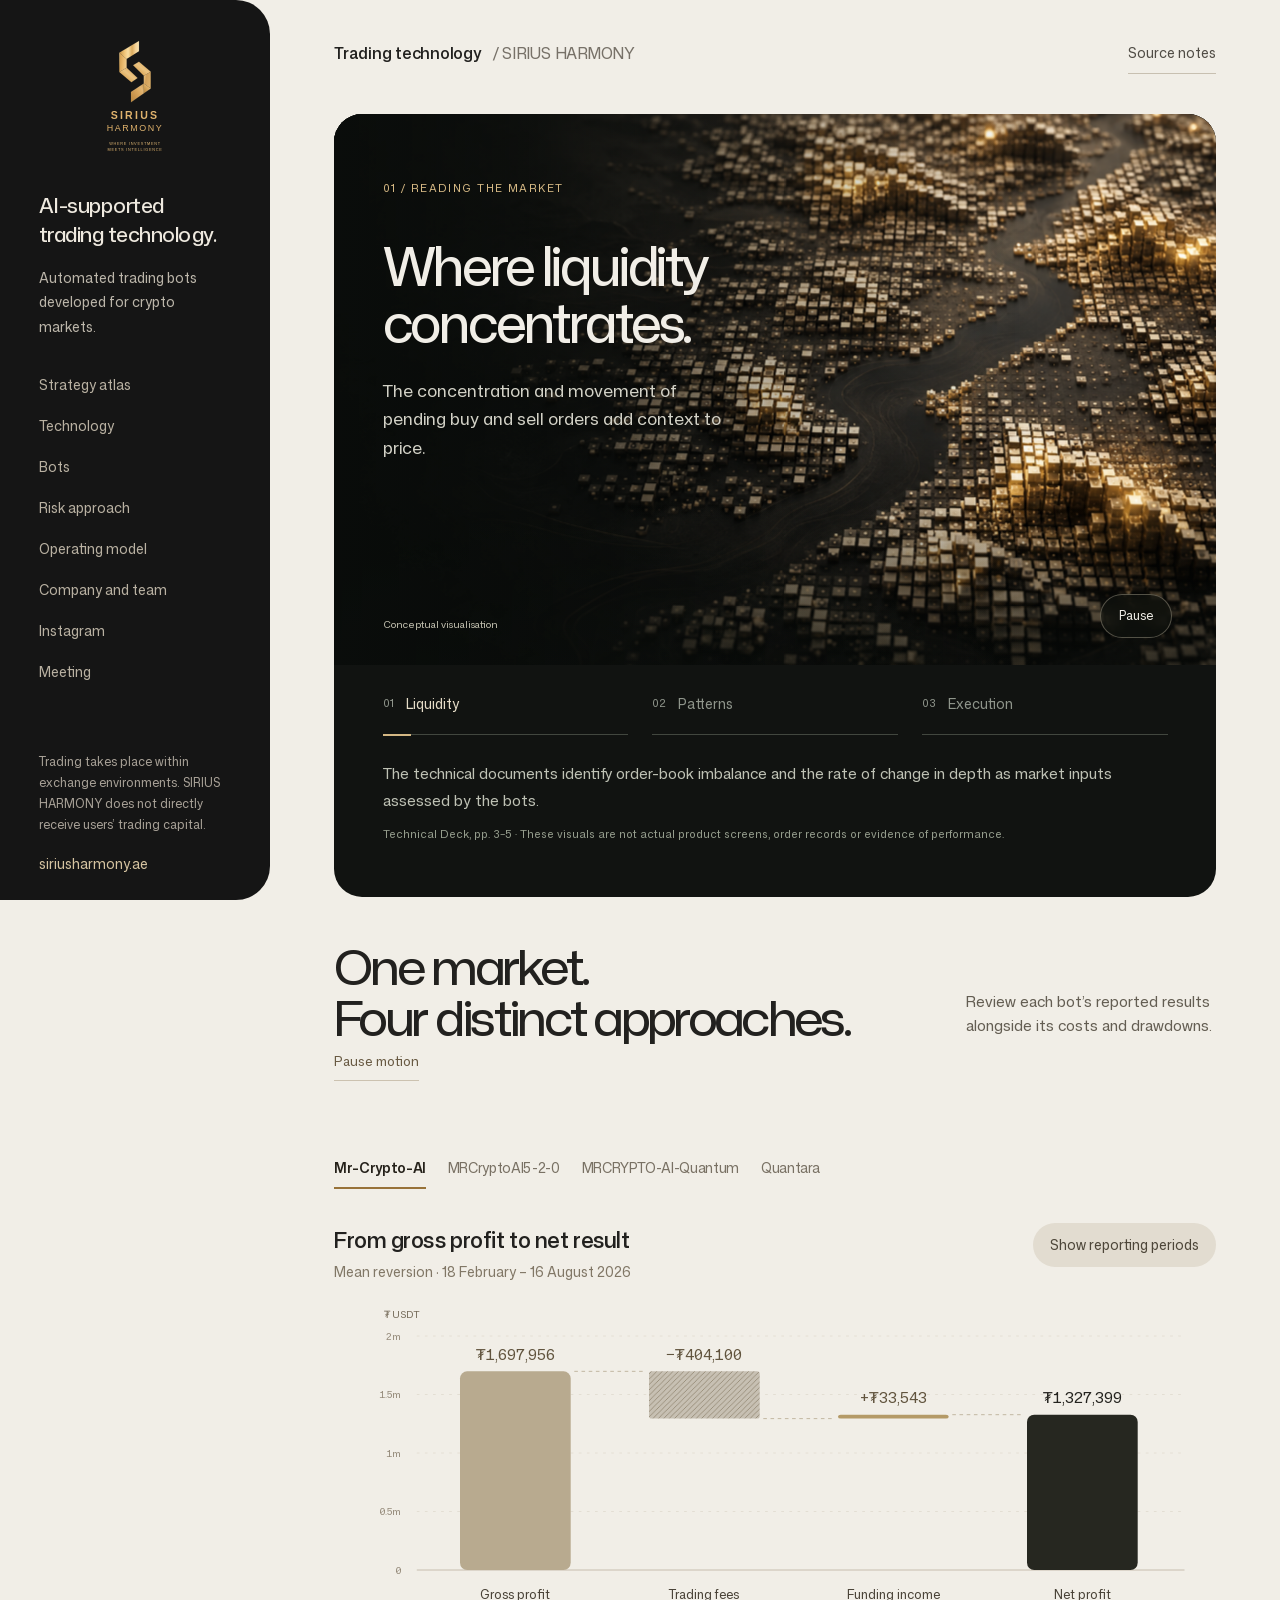
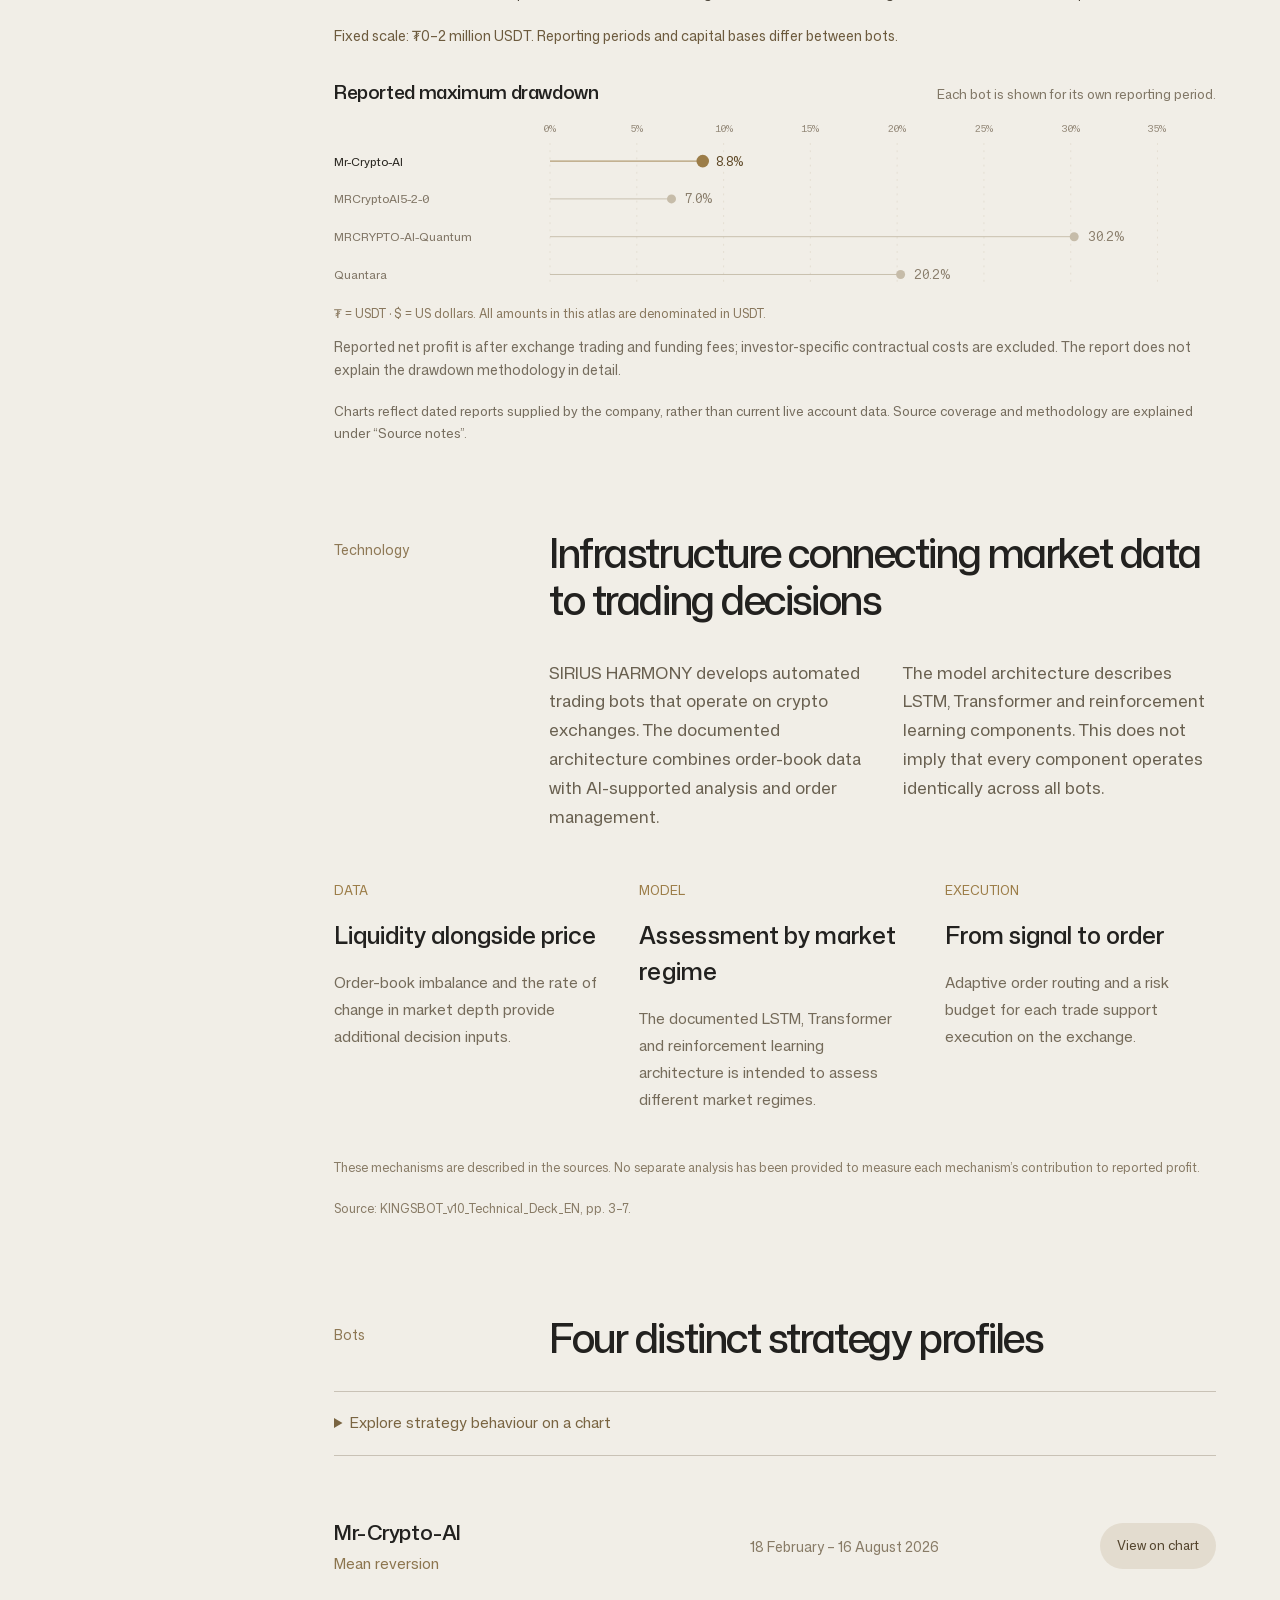
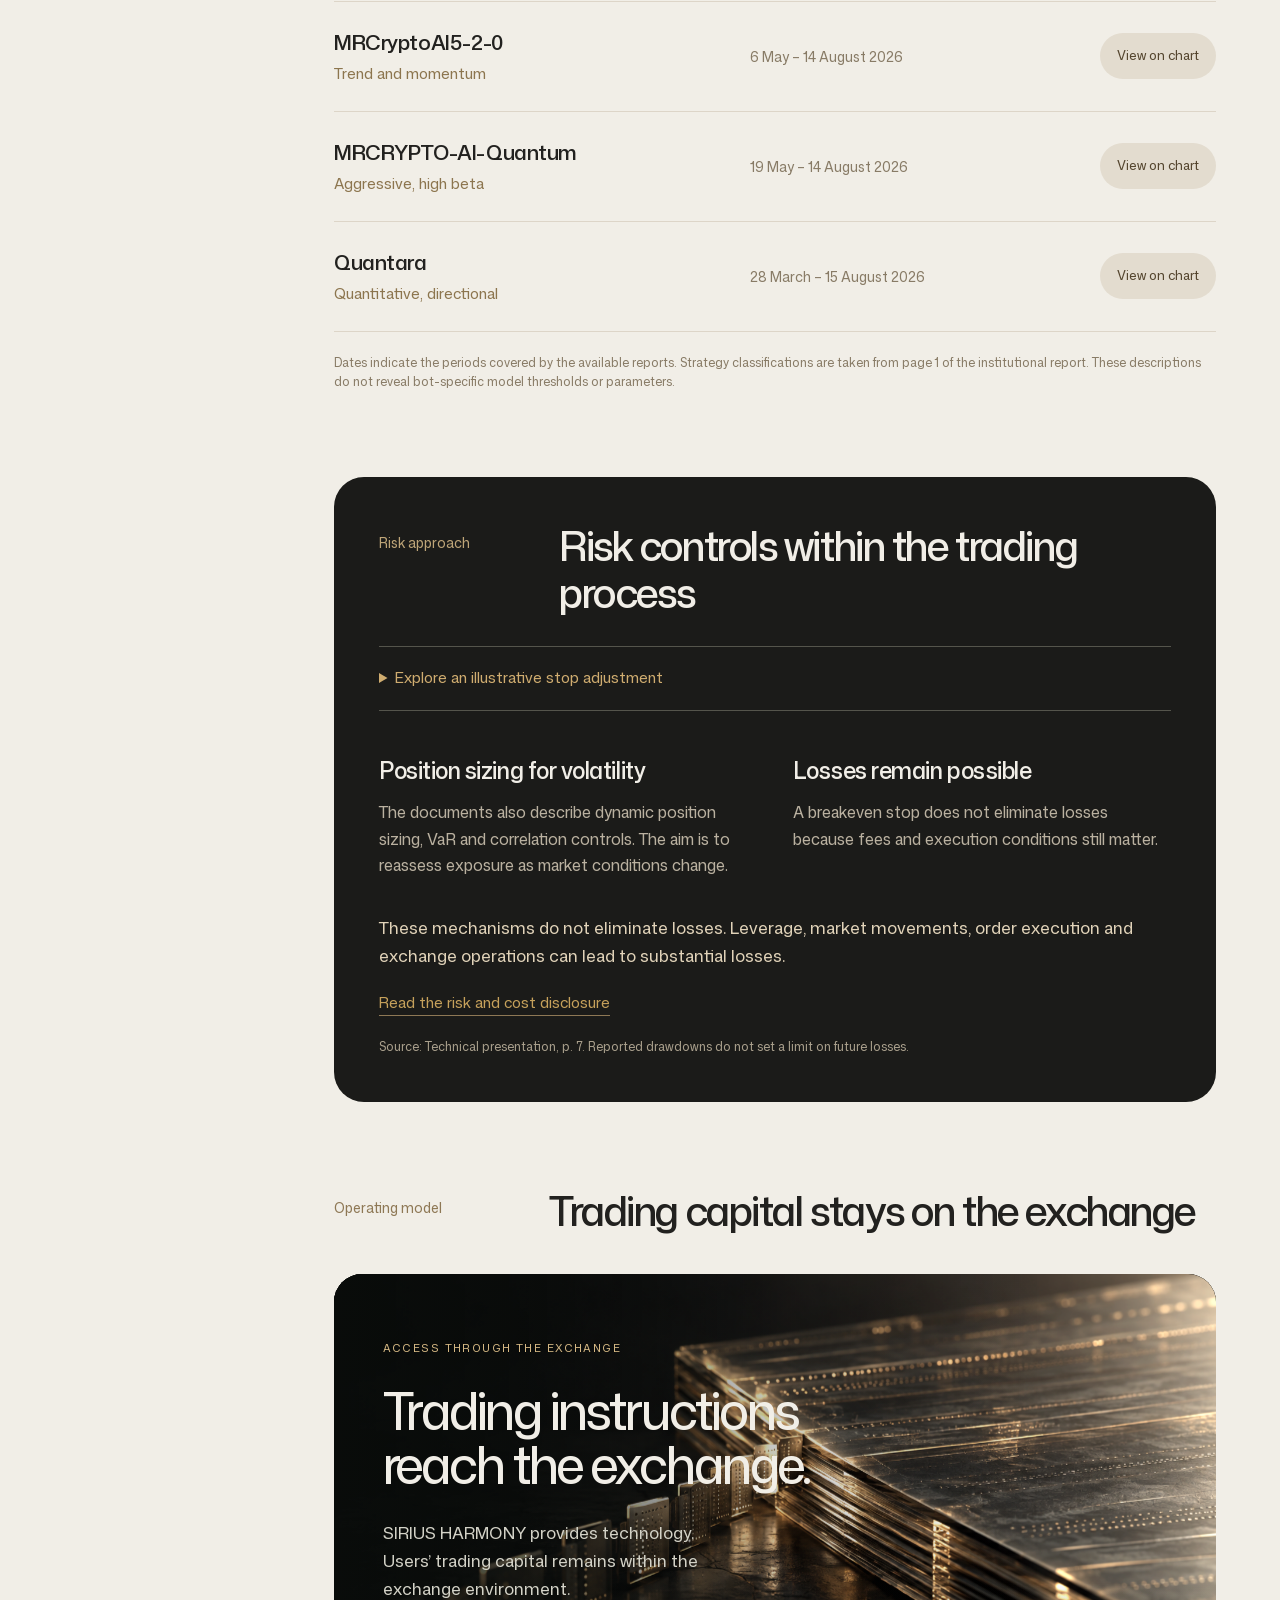
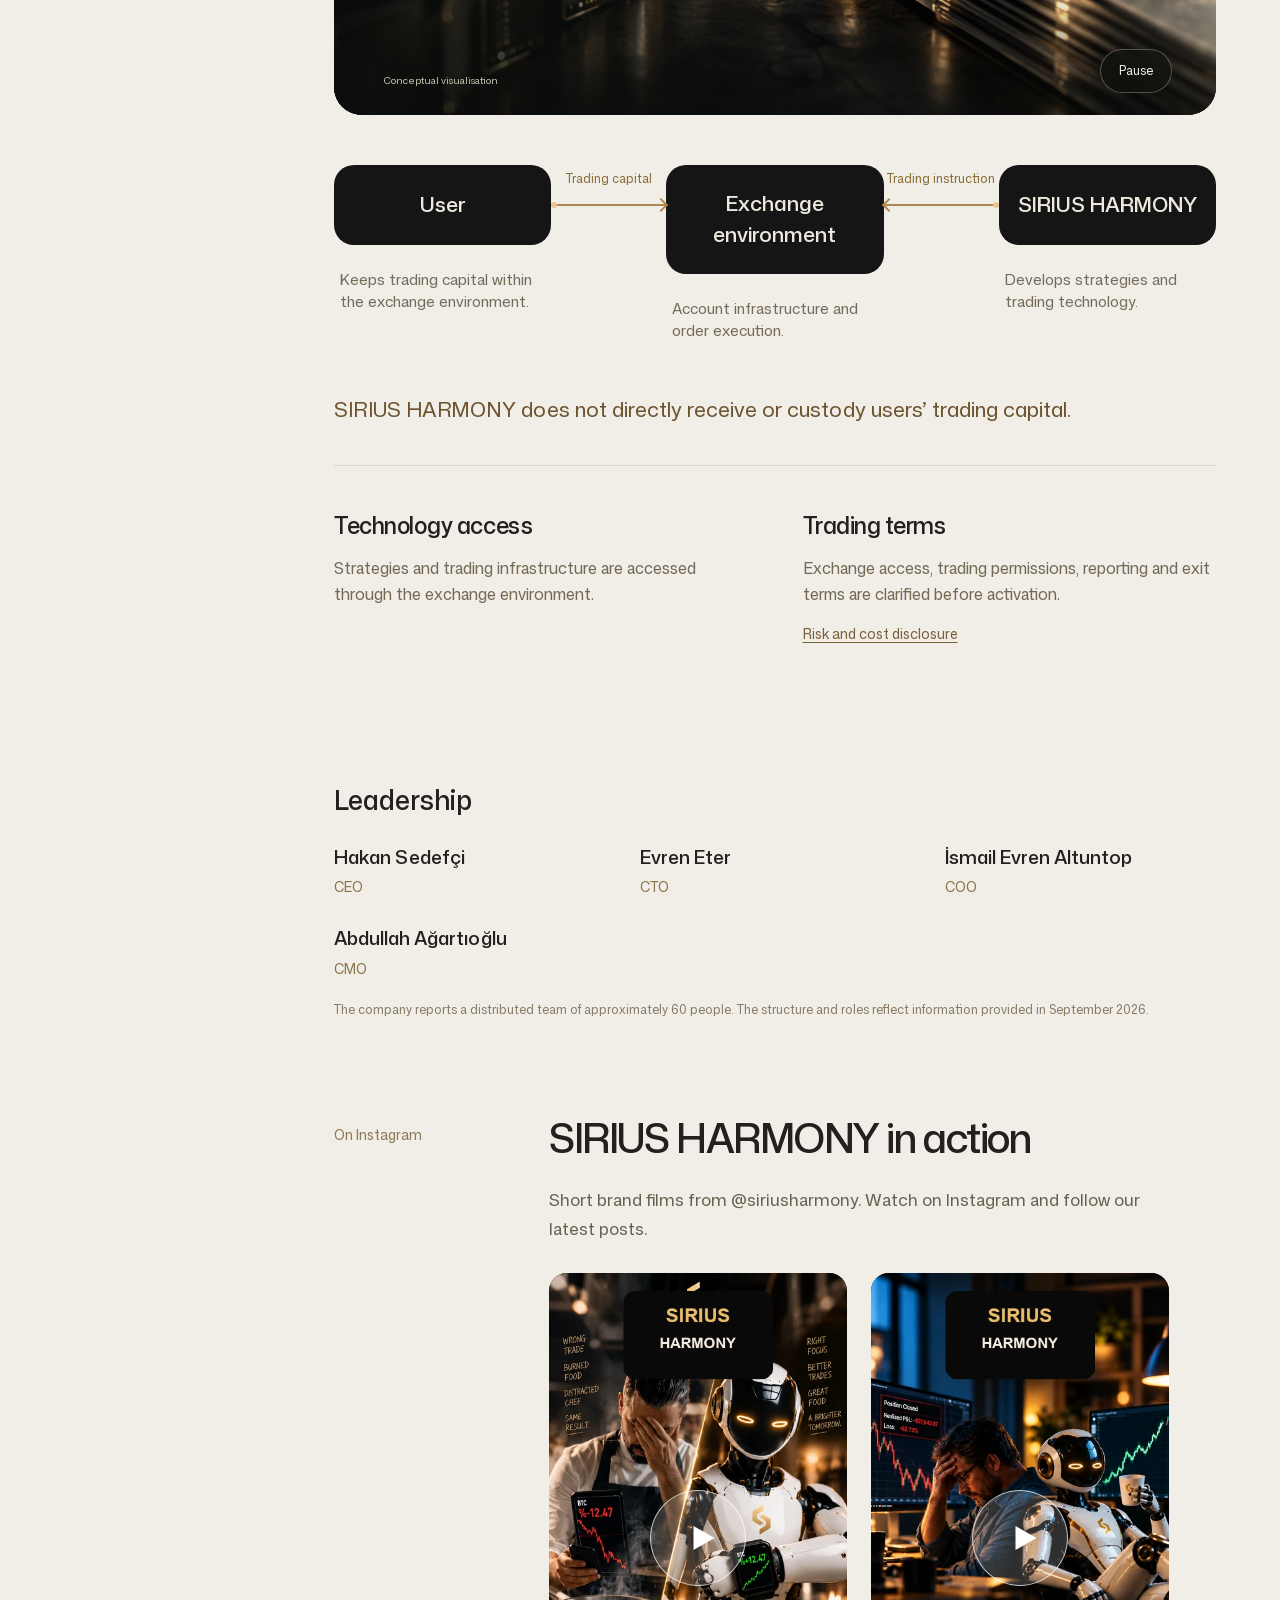
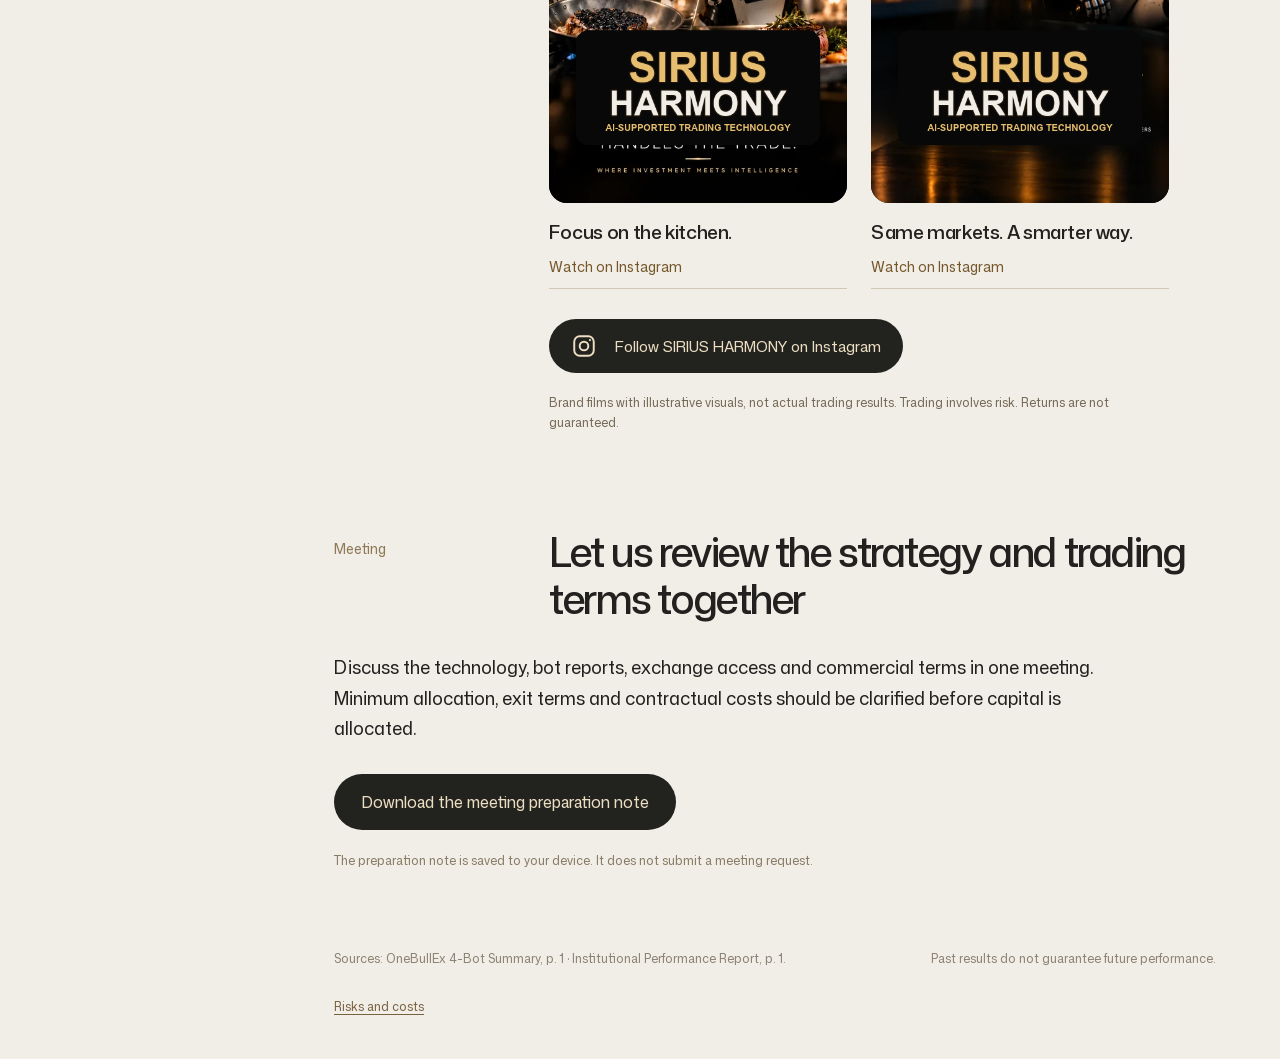
<file: index.html>
<!doctype html><html lang="en"><head><meta charset="utf-8"><meta name="viewport" content="width=device-width,initial-scale=1"><title>SIRIUS HARMONY | AI-supported trading technology</title><meta name="description" content="Explore SIRIUS HARMONY’s crypto trading technology, four bot strategies, reported results, risks and operating model."><meta name="theme-color" content="#151515"><style>
@font-face{font-family:Mona;src:url(assets/MonaSans.woff2);font-weight:200 900;font-stretch:75% 125%}*{box-sizing:border-box}html{background:#161616}body{margin:0;font:17px/1.5 Mona,Arial,sans-serif;color:#22211f}button,a{font:inherit}button{cursor:pointer}button:focus-visible,a:focus-visible{outline:3px solid #8f6728;outline-offset:5px}button:disabled{cursor:default}h1,h2,p{margin:0}.shell{display:grid;grid-template-columns:270px 1fr;min-height:100vh;background:#f1eee7}.brand{background:#151515;color:#eee9df;min-height:100%;padding:44px 39px 34px;display:flex;flex-direction:column;border-radius:0 42px 42px 0;position:relative;z-index:2}.logo{width:164px;height:180px;align-self:center;object-fit:contain;margin-bottom:90px}.brand h2{font-size:24px;line-height:1.4;font-weight:450;letter-spacing:-.025em;margin-bottom:26px}.brand .description{font-size:15px;line-height:1.75;color:#bcb6aa}.layers{margin-top:46px;display:flex;flex-direction:column;gap:20px;font-size:15px;color:#c6a15b}.layers span{display:flex;gap:12px;align-items:center}.layers i{width:5px;height:5px;border-radius:50%;background:#c6a15b;flex-shrink:0}.brand .bottom{margin-top:auto;padding-top:80px;font-size:12px;line-height:1.75;color:#a8a197}.brand .domain{display:block;margin-top:17px;font-size:14px;color:#d6c4a1}.main{padding:40px 64px 28px;min-width:0;max-width:1600px}.top{display:flex;justify-content:space-between;align-items:center;margin-bottom:57px;gap:20px}.mark{font-size:16px;letter-spacing:-.015em;display:flex;align-items:center;gap:12px}.mark b{font-weight:520}.mark span{color:#777168}.sourcebutton{border:0;background:transparent;color:#504c45;padding:10px 0;font-size:14px;border-bottom:1px solid #c8c0b1}.intro{display:flex;align-items:end;justify-content:space-between;gap:50px}.intro h1{font-size:clamp(45px,4.5vw,78px);line-height:1.06;letter-spacing:-.035em;font-weight:430;font-variation-settings:'wdth' 108,'opsz' 72;max-width:760px}.intro p{font-size:16px;line-height:1.65;width:245px;flex-shrink:0;color:#635d52;margin-bottom:5px}.chart{margin-top:58px;position:relative}.chart-caption{font-size:13px;color:#69645a;display:flex;justify-content:space-between;margin-bottom:25px}.axis{display:grid;grid-template-columns:370px 1fr;align-items:center;margin-bottom:12px}.axis-title{font-size:12px;color:#81796b}.months{display:flex;justify-content:space-between;font-size:12px;color:#81796b;padding:0 4px;position:relative;height:20px}.months span{position:absolute;top:0}.strategy-row{display:grid;grid-template-columns:370px 1fr;gap:0;align-items:center;position:relative;width:100%;padding:0;min-height:76px;border:0;background:transparent;text-align:left;border-radius:16px;color:#252421}.name{padding-right:25px;font-size:26px;letter-spacing:-.025em;font-weight:470;line-height:1.12}.name small{display:block;font-size:12px;color:#777065;font-weight:400;letter-spacing:0;margin-top:3px}.plot{display:block;height:60px;position:relative;border-radius:18px}.period{position:absolute;left:var(--start);width:var(--width);top:32px;height:9px;background:#d7d2c8;border-radius:100px;transition:background-color 200ms ease-out,box-shadow 200ms ease-out;display:flex;align-items:center;padding:0 17px;white-space:nowrap;overflow:visible}.period span{position:absolute;top:-25px;left:0;font-size:12px;color:#5c5549;opacity:0;transition:opacity 200ms ease-out}.strategy-row[aria-pressed=true] .period{background:#282721;box-shadow:0 5px 12px #37302415}.strategy-row[aria-pressed=true] .period span{opacity:1;color:#645640}.strategy-row[aria-pressed=true] .name{font-weight:640}.strategy-row:hover .period{background:#b7ab91}.strategy-row[aria-pressed=true]:hover .period{background:#282721}.selection{margin-top:31px;display:grid;grid-template-columns:1.1fr 1fr;gap:45px;align-items:start;padding-top:30px;border-top:1px solid #d8d2c7}.selection .bot{font-size:13px;color:#756d5f;margin-bottom:8px}.selection h2{font-size:42px;font-weight:430;line-height:1.1;letter-spacing:-.045em}.selected-note{font-size:16px;color:#595448;line-height:1.65;max-width:450px}.selected-note .range{display:block;font-size:18px;color:#26241e;margin-bottom:5px;font-weight:500}.selected-note .note{font-size:13px;margin-top:13px;display:block;color:#797164}.foot{display:flex;justify-content:space-between;gap:30px;font-size:11px;color:#8c8273;margin-top:41px;line-height:1.5}.mobile-choice{display:none}dialog{max-width:670px;width:calc(100% - 40px);padding:40px;border:0;border-radius:26px;background:#f1eee7;color:#27241d;box-shadow:0 40px 100px #0004}dialog::backdrop{background:#1119;backdrop-filter:blur(4px)}dialog h2{font-size:29px;line-height:1.2;font-weight:500;margin:20px 0}dialog p{font-size:16px;line-height:1.6;margin-bottom:16px}dialog a{color:#725525;overflow-wrap:anywhere}dialog button{float:right;border:0;background:#ded7cb;border-radius:40px;padding:10px 20px}dialog .small{font-size:13px;color:#71685b}dialog li{margin:14px 0}a{text-decoration-thickness:1px;text-underline-offset:3px}@media(min-width:1600px){.shell{grid-template-columns:290px 1fr}.main{padding:48px 76px 34px}.top{margin-bottom:67px}.chart{margin-top:68px}.strategy-row{min-height:87px}.selection{margin-top:38px}.logo{width:177px;height:194px}.intro h1{font-size:78px}}@media(max-width:1150px){.shell{grid-template-columns:220px 1fr}.brand{padding:30px 26px}.logo{width:140px;height:154px}.main{padding:32px}.intro{display:block}.intro h1{font-size:58px}.intro p{width:100%;max-width:550px;margin-top:20px}.axis,.strategy-row{grid-template-columns:190px 1fr}.name{font-size:14px}.chart{margin-top:38px}.selection{gap:25px}.selection h2{font-size:34px}}@media(max-width:760px){.shell{display:block}.brand{border-radius:0 0 28px 28px;padding:19px 24px;display:grid;grid-template-columns:85px 1fr;gap:22px;min-height:0;align-items:center}.logo{width:80px;height:88px;margin:0}.brand h2{font-size:18px;margin:0}.brand .description,.layers,.brand .bottom{display:none}.main{padding:30px 24px}.top{margin-bottom:37px}.mark{font-size:13px;gap:8px}.sourcebutton{font-size:12px}.intro h1{font-size:46px;line-height:1.07}.intro p{font-size:16px;margin-top:22px}.chart{margin-top:35px}.chart-caption{font-size:11px;margin-bottom:23px;gap:20px;align-items:start}.chart-caption span:first-child{max-width:185px}.axis{display:none}.strategy-row{display:block;min-height:103px;margin-bottom:12px}.name{display:block;font-size:23px;padding:0}.name small{font-size:12px;margin-top:2px}.plot{height:42px}.period{height:6px;top:29px;padding:0 10px}.period span{font-size:10px;top:-19px}.selection{display:block;margin-top:20px;padding-top:24px}.selection h2{font-size:34px}.selected-note{margin-top:25px}.selected-note .range{font-size:17px}.foot{display:block;font-size:11px;margin-top:35px}.foot span{display:block;margin-top:14px}.strategy-row:focus-visible{outline-offset:4px}dialog{padding:27px}}@media(prefers-reduced-motion:reduce){.period,.period span{transition:none}}

.main{padding-top:32px}.top{margin-bottom:38px}.intro h1{font-size:65px}.intro p{font-size:15px;width:250px}.charts{margin-top:42px}.botnav{display:flex;gap:22px;flex-wrap:wrap;margin-bottom:34px}.botnav button{padding:9px 0;border:0;border-bottom:2px solid transparent;background:none;font-size:14px;letter-spacing:-.025em;color:#797164}.botnav button[aria-pressed=true]{border-color:#987239;color:#25211a;font-weight:600}.chartbar{display:flex;justify-content:space-between;align-items:start;gap:25px}.chartbar h2,.riskhead h2{font-size:22px;font-weight:530;letter-spacing:-.02em}.chartbar p{font-size:13px;color:#817766;margin-top:5px}.switch{border:0;background:#e2dcd0;padding:11px 17px;border-radius:40px;font-size:12px;color:#4d4639}.chartwrap svg,.riskchart svg,.periodview svg{width:100%;height:auto;display:block;overflow:visible}.chartwrap{margin-top:18px}.riskhead{display:flex;align-items:baseline;justify-content:space-between;gap:20px;margin-top:32px}.riskhead h2{font-size:19px}.riskhead p{font-size:12px;color:#817766}.riskchart{margin-top:10px}.method{font-size:12px;line-height:1.65;color:#766d5e;margin-top:12px;max-width:950px}.reconcile{font-size:12px;line-height:1.5;color:#6c5a3d;min-height:18px;margin-top:6px}.foot{margin-top:24px}.chartwrap [data-value]:focus-visible{outline:2px solid #987239;outline-offset:4px}.tip{position:fixed;z-index:20;background:#24221e;color:#f1eee7;padding:12px 16px;max-width:275px;border-radius:14px;font-size:13px;pointer-events:none;box-shadow:0 5px 25px #0002;line-height:1.55}.tip b{display:block;font-weight:550}.tip[hidden]{display:none}.riskchart [role=button]{cursor:pointer}.riskchart [role=button]:focus-visible{outline:2px solid #987239}.riskchart [role=button]:hover text{fill:#27221b}.charts svg text{font-family:Mona,Arial,sans-serif}.chartwrap text,.riskchart text,.periodview text{font-variant-numeric:tabular-nums}.scaleNote{color:#817766;font-size:12px}.periodview{margin-top:20px}.brand .bottom{padding-top:50px}.brand .logo{margin-bottom:75px}@media(min-width:1600px){.main{padding:36px 76px 28px}.top{margin-bottom:42px}.intro h1{font-size:70px}}@media(max-width:1150px){.intro h1{font-size:54px}.intro p{width:auto}.botnav{gap:12px 20px}.botnav button{font-size:12px}}@media(max-width:760px){.main{padding:27px 24px}.intro h1{font-size:43px}.intro p{font-size:16px}.top{margin-bottom:35px}.charts{margin-top:30px}.botnav{gap:10px 16px;margin-bottom:27px}.botnav button{font-size:12px;min-height:44px}.chartbar{display:block}.chartbar h2{font-size:22px}.chartbar p{font-size:12px}.switch{margin-top:14px;min-height:44px}.chartwrap,.riskchart,.periodview{overflow-x:auto;padding-bottom:12px}.chartwrap svg{min-width:680px}.riskchart svg{min-width:650px}.periodview svg{min-width:700px}.riskhead{display:block;margin-top:22px}.riskhead p{margin-top:7px}.method{font-size:12px}.brand .logo{margin-bottom:0}.chartwrap:after{content:'Scroll sideways to see the rest of the chart.';display:block;font-size:11px;color:#817766;margin-top:10px}.foot{font-size:11px}.reconcile{min-height:0}.tip{max-width:240px}}
.mobileValues,.mobileRisk{display:none}@media(max-width:760px){.mobileValues{display:grid;grid-template-columns:1fr 1fr;gap:20px 16px;margin:12px 0 22px}.mobileValues span{font-size:12px;color:#7a6e5b}.mobileValues b{display:block;font-size:18px;font-weight:500;color:#373024;margin-top:4px}.riskchart{display:none}.mobileRisk{display:block;margin-top:22px}.mobileRisk button{display:block;width:100%;text-align:left;background:none;border:0;padding:10px 0 15px;color:#5d5342;font-size:12px}.mobileRisk .mrhead{display:flex;justify-content:space-between;align-items:center;gap:10px}.mobileRisk b{font-size:16px;font-weight:500;white-space:nowrap}.mobileRisk .track{display:block;height:3px;background:#dfd7c9;position:relative;margin-top:14px}.mobileRisk .fill{display:block;height:3px;background:#ad9a77;position:relative}.mobileRisk .fill:after{content:'';position:absolute;right:-4px;top:-3px;width:9px;height:9px;border-radius:50%;background:#9c7d48}.mobileRisk button[aria-pressed=true]{color:#30271a}.mobileRisk button[aria-pressed=true] .fill{background:#8c6930}}

html{scroll-behavior:smooth;scroll-padding-top:30px}.brand{position:sticky;top:0;height:100vh;min-height:0;border-radius:0 34px 34px 0;padding-top:30px;padding-bottom:24px}.brand .logo{width:122px;height:134px;margin-bottom:27px}.brand h2{font-size:21px;margin-bottom:16px}.brand .description{font-size:14px}.brand .bottom{padding-top:25px;font-size:12px}.brand nav{display:flex;flex-direction:column;gap:6px;margin-top:28px}.brand nav a{color:#b9b1a2;text-decoration:none;font-size:14px;padding:7px 0}.brand nav a:hover,.brand nav a[aria-current=true]{color:#e6c992}.main{max-width:none}.menu-toggle{display:none}.skip{position:fixed;left:10px;top:-100px;background:#f1eee7;z-index:100;padding:15px;border-radius:15px;color:#151515}.skip:focus{top:10px}.evidence{font-size:13px;color:#766d5e;line-height:1.65;margin:20px 0 0;max-width:930px}.content-section{padding:85px 0 10px;scroll-margin-top:25px}.section-title{display:grid;grid-template-columns:180px 1fr;gap:35px;align-items:start}.section-title>span{font-size:14px;color:#8e7855;padding-top:10px}.section-title h2{font-size:clamp(30px,3.2vw,47px);letter-spacing:-.035em;line-height:1.15;font-weight:480;max-width:830px}.intro-copy{margin:34px 0 0 215px;display:grid;grid-template-columns:1fr 1fr;gap:40px;font-size:17px;line-height:1.7;color:#696050}.architecture{display:grid;grid-template-columns:1fr 1fr 1fr;gap:35px;margin-top:42px;padding:34px 0;border-top:1px solid #ddd4c5;border-bottom:1px solid #ddd4c5}.architecture article>span{font-size:13px;color:#9b7d47}.architecture h3,.risk-columns h3,.operating-model h3,.commercial h3{font-size:23px;font-weight:500;letter-spacing:-.02em;margin:12px 0}.architecture p,.risk-columns p,.operating-model p,.commercial p{font-size:16px;line-height:1.65;color:#746957}.source-note{font-size:12px;line-height:1.65;color:#887b66;margin-top:21px}.strategy-list{margin-top:36px}.strategy-list article{display:grid;grid-template-columns:1.2fr 1fr auto;gap:25px;align-items:center;padding:25px 0;border-bottom:1px solid #ddd5c8}.strategy-list h3{font-size:21px;font-weight:500;margin:0;letter-spacing:-.02em}.strategy-list p{color:#8c754e;font-size:15px;margin-top:5px}.strategy-list span{font-size:14px;color:#887b66}.strategy-list button{border:0;background:#e3dccf;border-radius:40px;padding:13px 17px;font-size:13px;color:#54452e;min-height:44px}.dark-section{background:#1b1b19;color:#f1eee7;border-radius:30px;margin-top:75px;padding:45px}.dark-section .section-title{grid-template-columns:145px 1fr}.dark-section .section-title>span{color:#bea578}.risk-columns{display:grid;grid-template-columns:1fr 1fr;gap:45px;margin-top:35px}.risk-columns p{color:#bab1a0}.risk-warning{margin-top:34px;font-size:17px;line-height:1.7;max-width:860px;color:#e1d3b9}.dark-section .source-note{color:#aaa08d}.text-link{display:inline-block;color:#c6a15b;margin-top:22px;text-decoration:none;border-bottom:1px solid #8e7855;font-size:15px}.operating-model{display:grid;grid-template-columns:1fr 82px 1fr 100px 1fr;align-items:center;gap:14px;margin-top:45px}.flow-label{font-size:11px;color:#8e7855;text-align:center;border-bottom:1px solid #af9970;padding-bottom:8px;position:relative}.flow-label:after{content:'›';position:absolute;right:-4px;bottom:-14px;font-size:22px}.flow-label.reverse:after{content:'‹';left:-4px;right:auto}.statement{font-size:21px;line-height:1.55;margin-top:30px;color:#6d5430}.commercial{display:grid;grid-template-columns:1fr 1fr;gap:55px;margin-top:40px;padding-top:30px;border-top:1px solid #ddd5c8}.commercial strong{font-size:48px;font-weight:450;letter-spacing:-.04em}.commercial a{color:#79603d;font-size:14px;display:inline-block;margin-top:15px}.formation{display:flex;flex-wrap:wrap;gap:15px;margin-top:36px}.formation span{font-size:14px;padding:13px 20px;background:#e6dfd1;border-radius:30px}.formation p{width:100%;font-size:12px;color:#887b66}.team-title{font-size:27px;font-weight:480;margin:40px 0 22px}.team{display:grid;grid-template-columns:repeat(3,1fr);gap:27px 35px}.team h4{font-size:19px;font-weight:500;margin:0}.team p{color:#8b734b;font-size:14px;margin-top:5px}.contact-copy{font-size:18px;line-height:1.7;max-width:770px;margin:30px 0}.contact-button{display:inline-block;background:#22231e;color:#eddec3;text-decoration:none;border-radius:40px;padding:16px 27px;font-size:16px}.foot{padding:45px 0 15px;flex-wrap:wrap;font-size:12px}.foot a{color:#7a6240}.tip{font-size:14px}.chart-caption{font-size:13px}dialog{max-height:85vh;overflow:auto}dialog .small{font-size:14px}dialog button{min-height:44px}.chartbar p,.method,.reconcile{font-size:14px}.riskhead p{font-size:13px}.botnav button{font-size:14px}.intro p{font-size:17px}.switch{font-size:14px;min-height:44px}
@media(max-width:1150px){.section-title{grid-template-columns:130px 1fr;gap:25px}.intro-copy{margin-left:155px;display:block}.intro-copy p+p{margin-top:22px}.strategy-list article{grid-template-columns:1fr auto}.strategy-list span{grid-row:2}.strategy-list button{grid-column:2;grid-row:1/3}.operating-model{grid-template-columns:1fr}.flow-label{width:130px;margin:5px 0}.team{grid-template-columns:1fr 1fr}.dark-section{padding:35px}.dark-section .section-title{grid-template-columns:1fr}.section-title h2{font-size:36px}}
@media(max-width:760px){html{scroll-padding-top:20px}.brand{position:relative;height:auto;min-height:0;border-radius:0 0 28px 28px;padding:18px 24px;grid-template-columns:75px 1fr auto;gap:18px}.brand .logo{width:74px;height:82px;margin:0}.brand h2{font-size:17px;margin:0}.brand .description,.brand .bottom{display:none}.brand nav{display:none;grid-column:1/-1;margin:0;padding-top:12px}.brand nav.open{display:flex}.brand nav a{padding:10px 0;font-size:16px}.menu-toggle{display:block;border:0;background:#34332d;color:#e1d3bb;padding:10px 12px;border-radius:20px;font-size:12px;min-height:44px}.intro p{font-size:16px}.content-section{padding-top:58px}.section-title{display:block}.section-title>span{display:block;font-size:14px;margin-bottom:16px}.section-title h2{font-size:31px}.intro-copy{margin:25px 0 0;display:block;font-size:16px}.architecture{display:block;margin-top:26px;padding:20px 0}.architecture article+article{margin-top:27px}.architecture h3{font-size:22px}.strategy-list article{gap:14px;padding:22px 0}.strategy-list h3{font-size:17px}.strategy-list span{font-size:12px}.strategy-list button{font-size:12px;padding:12px}.dark-section{margin-top:48px;padding:27px 23px}.risk-columns,.commercial{display:block}.risk-columns article+article,.commercial>div+div{margin-top:30px}.operating-model{margin-top:25px}.team{grid-template-columns:1fr;gap:23px}.team h4{font-size:20px}.formation{gap:10px}.formation span{font-size:13px}.commercial{margin-top:27px}.contact-copy{font-size:16px}.source-note{font-size:12px}.foot{padding-top:30px}.chartbar p{font-size:13px}.method,.reconcile{font-size:13px}}
@media(prefers-reduced-motion:reduce){html{scroll-behavior:auto}}

.visual-banner{position:relative;margin:38px 0 46px;height:330px;border-radius:28px;overflow:hidden;background:#151515;color:#f1eee7}.visual-banner img{width:100%;height:100%;object-fit:cover;object-position:center;transform:scale(1.025)}.visual-banner figcaption{position:absolute;left:30px;bottom:25px;font-size:12px;color:#ccc3b4;max-width:260px;line-height:1.5}.visual-banner .visual-title{position:absolute;left:30px;top:26px;font-size:25px;max-width:280px;line-height:1.2;letter-spacing:-.02em}.motion-control{position:absolute;right:22px;top:22px;border:1px solid #ffffff33;background:#181816aa;color:#e7ddca;border-radius:25px;padding:10px 16px;font-size:12px;z-index:3}.signal-overlay{position:absolute;inset:0;width:100%;height:100%;opacity:.75;pointer-events:none}.signal-route{fill:none;stroke:#dfc391;stroke-width:1;stroke-dasharray:5 220;animation:signal-flow 10s linear infinite}.signal-route:nth-child(2){animation-delay:-3s}.signal-route:nth-child(3){animation-delay:-6s}@keyframes signal-flow{to{stroke-dashoffset:-900}}.tech-visual{display:grid;grid-template-columns:1.1fr 1fr;gap:38px;align-items:center;margin-top:40px}.tech-visual figure{margin:0;position:relative;border-radius:25px;overflow:hidden;min-width:0}.tech-visual img{display:block;width:100%;height:340px;object-fit:cover}.visual-caption{font-size:12px;line-height:1.5;color:#8b7a5e;margin-top:12px}.pipeline{display:flex;flex-direction:column;gap:26px;padding:10px 0}.pipeline-step{position:relative;display:grid;grid-template-columns:46px 1fr;gap:12px;padding-bottom:23px;border-bottom:1px solid #d7cfc0}.pipeline-step:last-child{border:0}.pipeline-step>b{color:#a98a50;font-size:22px;font-weight:450}.pipeline-step h3{font-size:24px;margin:0 0 7px;font-weight:500}.pipeline-step p{font-size:15px;color:#776b58;line-height:1.6}.pipeline-step:after{content:'';position:absolute;bottom:-2px;left:0;width:8px;height:4px;border-radius:3px;background:#b49a67;animation:process-trace 9s ease-in-out infinite}.pipeline-step:nth-child(2):after{animation-delay:3s}.pipeline-step:nth-child(3):after{display:none}@keyframes process-trace{0%,15%{left:0;opacity:0}20%{opacity:1}45%,100%{left:95%;opacity:0}}.risk-visual{display:grid;grid-template-columns:1fr 1fr;gap:38px;margin:35px 0;align-items:center}.risk-visual figure{margin:0;position:relative;border-radius:20px;overflow:hidden}.risk-visual img{display:block;width:100%;height:330px;object-fit:cover}.risk-columns{display:block;margin:0}.risk-columns article+article{margin-top:30px}.aperture-line{position:absolute;left:15%;right:15%;top:50%;height:1px;background:#d9bf85;opacity:.25;transform-origin:center;animation:exposure-breathe 12s ease-in-out infinite}@keyframes exposure-breathe{0%,100%{transform:scaleX(.25);opacity:.1}50%{transform:scaleX(1);opacity:.5}}.flow-motion{margin-top:38px;width:100%;display:block;overflow:visible}.flow-motion text{font-family:Mona,Arial,sans-serif}.capital-path,.instruction-path{fill:none;stroke:#9c7d48;stroke-width:2;stroke-linecap:round;stroke-dasharray:7 110;animation:flow-capital 8s linear infinite}.instruction-path{stroke:#55564a;animation-direction:reverse;animation-duration:11s}@keyframes flow-capital{to{stroke-dashoffset:-470}}.model-caption{font-size:12px;color:#8b7a5e;margin-top:10px}.motion-surface *,.tech-visual *,.risk-visual *,.flow-scroll *{animation-play-state:var(--motion-state,running)}.motion-off *{animation-play-state:paused!important}.visual-banner img{animation:image-drift 25s ease-in-out infinite alternate}@keyframes image-drift{to{transform:scale(1.08) translateX(-1%)}}.motion-note{font-size:12px;color:#92836c;margin-top:12px}.currency-key{font-size:12px;color:#88775d;margin:16px 0 0}.operating-model{display:none}
@media(max-width:760px){.visual-banner{height:255px;margin:30px 0;border-radius:23px}.visual-banner .visual-title{font-size:20px;max-width:170px;left:22px;top:65px}.visual-banner figcaption{font-size:10px;left:22px;bottom:18px;max-width:180px}.motion-control{top:15px;right:15px;padding:9px 12px}.tech-visual,.risk-visual{grid-template-columns:1fr;gap:22px}.tech-visual img,.risk-visual img{height:250px}.risk-visual{margin-top:25px}.pipeline{gap:15px}.flow-motion{min-width:570px}.flow-scroll{overflow-x:auto;padding-bottom:10px}.flow-motion text{font-size:22px}.visual-caption{font-size:11px}}
@media(prefers-reduced-motion:reduce){.visual-banner img,.signal-route,.pipeline-step:after,.aperture-line,.capital-path,.instruction-path{animation:none!important}.signal-route{stroke-dasharray:none;opacity:.25}.capital-path,.instruction-path{stroke-dasharray:none}.motion-control{display:none}}
.tech-visual figure,.risk-visual figure{overflow:visible;border-radius:0}.tech-visual img,.risk-visual img{border-radius:22px}
/* V08: labels and routes share a single responsive layout. */
.business-visual{margin:38px 0 46px;padding:34px;border-radius:28px;background:#151515;color:#f1eee7}.diagram-heading{display:flex;align-items:flex-start;justify-content:space-between;gap:24px}.diagram-kicker,.step-label{font-size:11px;letter-spacing:.09em;color:#c6a15b}.diagram-heading h2{font-size:25px;line-height:1.3;font-weight:450;margin:12px 0 0}.diagram-heading .motion-control{position:static;flex-shrink:0}.business-flow{display:grid;grid-template-columns:1fr 52px 1fr 52px 1fr;align-items:center;gap:0;margin:40px 0}.business-flow article{min-width:0;padding:16px 0}.business-flow h3{font-size:23px;margin:10px 0;font-weight:500}.business-flow p{font-size:14px;color:#bcb6aa;line-height:1.8}.diagram-note{font-size:12px;color:#aaa396;line-height:1.6}.route{position:relative;height:2px;background:#ad8a4c;margin:0 10px;color:#ad8a4c}.route:after{content:'';position:absolute;right:0;top:-4px;width:8px;height:8px;border-right:2px solid currentColor;border-top:2px solid currentColor;transform:rotate(45deg)}.route i{position:absolute;top:-2px;left:0;height:6px;width:6px;border-radius:50%;background:#e6c790;animation:route-travel 4s linear infinite;animation-play-state:var(--motion-state,running)}@keyframes route-travel{0%{left:0;opacity:0}20%,80%{opacity:1}100%{left:calc(100% - 6px);opacity:0}}.route.reverse{transform:rotate(180deg)}
.technical-flow{display:grid;grid-template-columns:1fr 52px 1fr 52px 1fr;gap:0;align-items:center;margin:40px 0}.technical-flow article{align-self:stretch;padding:20px 0}.technical-flow article>span{font-size:34px;color:#9c7d48}.technical-flow h3{font-size:24px;font-weight:500;margin:20px 0 12px}.technical-flow p{font-size:15px;color:#756b5a;line-height:1.8}.technical-flow .route i{animation-duration:6s}.technical-flow .route:nth-child(4) i{animation-delay:3s}
.risk-map{display:grid;grid-template-columns:.9fr 1.1fr;gap:70px;margin:48px 0;align-items:center}.risk-map-title span{font-size:12px;color:#c6a15b}.risk-map-title h3{font-size:34px;font-weight:450;margin:18px 0}.risk-map-title p{font-size:16px;color:#bbb3a3;max-width:280px}.risk-control-list{border-left:1px solid #9c7d48;padding:0 0 0 34px}.risk-control-list article{position:relative;padding:13px 0}.risk-control-list article:before{content:'';position:absolute;left:-35px;top:30px;width:20px;height:1px;background:#9c7d48}.risk-control-list h3{margin:0 0 6px;font-size:22px;font-weight:500}.risk-control-list p{font-size:15px;color:#bbb3a3}
.capital-flow{display:grid;grid-template-columns:1fr 115px 1fr 115px 1fr;align-items:start;gap:0;margin:50px 0}.capital-flow article{min-width:0}.capital-flow h3{background:#151515;color:#eee9df;font-size:21px;font-weight:500;border-radius:20px;margin:0;padding:23px 15px;text-align:center;min-height:80px;display:flex;align-items:center;justify-content:center}.capital-flow p{font-size:15px;color:#756b5a;margin-top:24px;padding:0 6px}.capital-route{position:relative;margin-top:39px}.capital-route>span{position:absolute;bottom:18px;left:0;width:100%;text-align:center;font-size:12px;color:#8a6b35}.capital-route .route{margin:0}.group-tree{margin:45px 0}.holding{position:relative;background:#151515;color:#eee9df;border-radius:22px;text-align:center;padding:25px;width:55%;margin:auto;font-size:27px}.holding small{display:block;font-size:13px;font-weight:400;color:#c6a15b;margin-top:8px}.holding:after{content:'';position:absolute;left:50%;top:100%;height:36px;width:1px;background:#9c7d48}.subsidiaries{display:grid;grid-template-columns:repeat(3,1fr);gap:28px;padding-top:72px;position:relative}.subsidiaries:before{content:'';position:absolute;left:calc((100% - 56px)/6);right:calc((100% - 56px)/6);top:36px;height:1px;background:#9c7d48}.subsidiaries article{position:relative;text-align:center;padding:24px 14px;border:1px solid #d1c7b5;border-radius:20px}.subsidiaries article:before{content:'';position:absolute;left:50%;bottom:100%;height:36px;width:1px;background:#9c7d48}.subsidiaries h3{font-size:19px;font-weight:500;margin:0 0 12px}.subsidiaries p{font-size:14px;color:#756b5a}
@media(max-width:1100px){.capital-flow{grid-template-columns:1fr 80px 1fr 80px 1fr}.capital-route>span{font-size:10px}.business-flow h3{font-size:20px}.business-flow{grid-template-columns:1fr 32px 1fr 32px 1fr}.diagram-heading{display:block}.diagram-heading .motion-control{margin-top:20px}}
@media(max-width:1100px){.business-visual{padding:25px}.business-flow,.technical-flow{display:flex;flex-direction:column;align-items:stretch;gap:0;margin:24px 0}.business-flow article{padding:18px 0}.business-flow .route,.technical-flow .route{height:34px;width:2px;margin:5px 0 5px 14px}.business-flow .route:after,.technical-flow .route:after{right:-3px;top:auto;bottom:0;transform:rotate(135deg)}.business-flow .route i,.technical-flow .route i{left:-2px;animation:route-down 4s linear infinite}.business-flow h3{font-size:25px}.technical-flow article{padding:12px 0}.technical-flow h3{margin:8px 0}.technical-flow article>span{font-size:25px}@keyframes route-down{0%{top:0;opacity:0}20%,80%{opacity:1}100%{top:calc(100% - 6px);opacity:0}}.risk-map{grid-template-columns:1fr;gap:28px}.risk-map-title p{max-width:none}.capital-flow{display:flex;flex-direction:column;margin:30px 0;align-items:stretch}.capital-flow article{display:grid;grid-template-columns:1fr 1fr;gap:20px;align-items:center}.capital-flow h3{font-size:19px;padding:18px 10px;min-height:80px}.capital-flow p{margin:0;font-size:14px}.capital-route{height:60px;margin:0;position:relative}.capital-route>.route{position:absolute;top:0;left:calc(25% - 5px);height:60px;width:2px}.capital-route>.route:after{right:-3px;top:auto;bottom:0;transform:rotate(135deg)}.capital-route>.route i{left:-2px;animation:route-down 5s linear infinite}.capital-route>span{bottom:auto;top:20px;left:calc(25% + 15px);width:auto;font-size:12px}.holding{width:100%;font-size:24px}.holding:after{left:24px;height:24px}.subsidiaries{display:flex;flex-direction:column;gap:18px;padding:24px 0 0 48px}.subsidiaries:before{left:24px;right:auto;top:0;bottom:58px;width:1px;height:auto}.subsidiaries article{text-align:left;height:116px;padding:22px}.subsidiaries article:before{left:-25px;top:57px;bottom:auto;width:24px;height:1px}.subsidiaries h3{font-size:18px}.subsidiaries p{font-size:13px}}
.motion-off *{animation-play-state:paused!important}@media(prefers-reduced-motion:reduce){.route i{animation:none!important;display:none}}

/* V09: explanatory market scenes */
.cinema{margin:42px 0;background:#151715;color:#f1eee7;border-radius:28px;padding:30px}.cinema-heading>span{font-size:11px;letter-spacing:.09em;color:#d0ad70}.cinema-heading h3{font-size:clamp(27px,3vw,38px);font-weight:450;line-height:1.2;margin:15px 0}.cinema-heading p{max-width:730px;color:#bfc1b5;font-size:16px;line-height:1.7}.scene-graphic{margin:24px 0 0}.scene-graphic svg{display:block;width:100%;height:auto;overflow:hidden}.scene-description{border-top:1px solid #343a33;margin-top:18px;padding-top:24px;min-height:114px;max-width:820px}.scene-description strong{display:block;font-size:22px;font-weight:450;color:#d0ad70}.scene-description p{font-size:15px;color:#bfc1b5;line-height:1.7;margin-top:10px}.scene-controls{display:flex;justify-content:space-between;align-items:center;gap:20px;padding:20px 0}.scene-controls button,.scene-variants button{border:1px solid #575b50;background:transparent;color:#d7d8cb;border-radius:22px;padding:9px 16px;font-size:13px}.scene-controls button[aria-pressed=true],.scene-variants button[aria-pressed=true]{background:#d0ad70;color:#151715;border-color:#d0ad70}.scene-steps{display:flex;gap:8px}.scene-variants{display:flex;gap:10px;flex-wrap:wrap;margin-top:30px}.cinema-source{font-size:12px;line-height:1.7;color:#a0a798;border-top:1px solid #343a33;padding-top:15px}.global-motion{border:0;border-bottom:1px solid #ccc2b0;padding:8px 0;color:#685942;background:transparent;font-size:13px;margin-bottom:25px}.mechanism-notes{display:grid;grid-template-columns:repeat(3,1fr);gap:34px;margin:45px 0}.mechanism-notes span{color:#9c7d48;font-size:13px}.mechanism-notes h3{font-size:24px;font-weight:500;margin:16px 0}.mechanism-notes p{color:#756b5a;font-size:15px;line-height:1.8}.dark-section .cinema{padding:0;border-radius:0;background:transparent}.dark-section .cinema-heading{display:none}.dark-section .risk-columns{display:grid;grid-template-columns:1fr 1fr;gap:35px}.dark-section .risk-columns article{margin:0}@media(max-width:760px){.cinema{padding:22px;margin:30px 0}.cinema-heading h3{font-size:29px}.cinema-heading p{font-size:15px}.scene-description strong{font-size:21px}.scene-description{min-height:160px}.scene-controls{gap:8px;flex-wrap:wrap}.scene-controls button{font-size:12px;padding:9px 12px}.scene-variants button{font-size:12px}.mechanism-notes,.dark-section .risk-columns{grid-template-columns:1fr;gap:25px}.scene-graphic{margin-left:-10px;margin-right:-10px}}

.feature-film{margin:0 0 65px}.feature-film .film-stage{aspect-ratio:16/10}.technical-detail{margin:30px 0;border-top:1px solid #c9c2b6;border-bottom:1px solid #c9c2b6;padding:20px 0}.technical-detail summary{cursor:pointer;font-size:15px;color:#796441;list-style-position:inside}.technical-detail[open] summary{margin-bottom:22px}.technical-detail .cinema{margin:0}.dark-section .technical-detail{border-color:#55554c}.dark-section .technical-detail summary{color:#d0ad70}.execution-film .film-navigation,.execution-film .film-context{display:none}.execution-film .film-stage{aspect-ratio:16/8}.execution-film .film-copy{top:15%}.execution-film .film-copy h3{font-size:clamp(36px,4vw,62px)}.execution-film .film-copy>span{margin-bottom:28px}.execution-film .film-copy p{font-size:17px;max-width:340px}.feature-film+.intro{padding-top:5px}.feature-film+.intro h1{font-size:48px}.feature-film+.intro p{font-size:15px}.film-navigation button{min-height:44px}.film-pause{min-height:44px}@media(max-width:760px){.feature-film{margin-top:0}.feature-film .film-stage,.execution-film .film-stage{aspect-ratio:3/4}.feature-film .film-copy{bottom:18%}.feature-film+.intro h1{font-size:39px}.execution-film .film-copy{top:auto;bottom:18%}.execution-film .film-copy h3{font-size:39px}.execution-film .film-copy p{font-size:14px}.execution-film .film-copy>span{margin-bottom:19px}}
@media(min-width:761px) and (max-width:1150px){.chartwrap,.periodview,.riskchart{overflow-x:auto;padding-bottom:12px}.chartwrap svg,.periodview svg,.riskchart svg{min-width:980px}.chartwrap:after{content:'Scroll sideways to see the rest of the chart.';display:block;font-size:12px;color:#817766;margin-top:10px}.chartbar{flex-wrap:wrap}.switch{flex-shrink:0}}@media(min-width:761px) and (max-width:1150px){.feature-film .film-stage,.execution-film .film-stage{aspect-ratio:4/5}.feature-film .film-copy,.execution-film .film-copy{top:auto;bottom:18%;width:85%;left:7%}.feature-film .film-copy h3,.execution-film .film-copy h3{font-size:clamp(34px,4.2vw,44px);max-width:480px}.feature-film .film-copy>span,.execution-film .film-copy>span{margin-bottom:22px}.feature-film .film-copy p,.execution-film .film-copy p{font-size:16px;max-width:380px}.feature-film .film-shade,.execution-film .film-shade{background:linear-gradient(0deg,#0a0d0bf5 0%,#0a0d0baa 45%,transparent 88%)}}</style><link rel="stylesheet" href="assets/visual-v12/director.css"><link rel="stylesheet" href="assets/instagram/reels.css"><link rel="icon" href="assets/logo.svg" type="image/svg+xml"></head><body><a class="skip" href="#main">Skip to content</a><div class="shell"><aside class="brand"><img class="logo" src="assets/logo.svg" alt="SIRIUS HARMONY"><h2>AI-supported<br>trading technology.</h2><p class="description">Automated trading bots developed for crypto markets.</p><button class="menu-toggle" aria-expanded="false" aria-controls="site-nav">Menu</button><nav id="site-nav" aria-label="Main navigation"><a href="#atlas">Strategy atlas</a><a href="#technology">Technology</a><a href="#strategies">Bots</a><a href="#risk">Risk approach</a><a href="#model">Operating model</a><a href="#company">Company and team</a><a href="#instagram">Instagram</a><a href="#meeting">Meeting</a></nav><div class="bottom">Trading takes place within exchange environments. SIRIUS HARMONY does not directly receive users’ trading capital.<span class="domain">siriusharmony.ae</span></div></aside><main class="main" id="main"><div id="atlas" class="anchor"></div><header class="top"><div class="mark"><b>Trading technology</b><span>/ SIRIUS HARMONY</span></div><button class="sourcebutton" id="openSources">Source notes</button></header><div class="feature-film" data-director="assets/visual-v12" data-scenes="web-liquidity,web-patterns,web-routing"></div><section class="intro"><h1>One market.<br>Four distinct approaches.</h1><p>Review each bot’s reported results alongside its costs and drawdowns.</p></section><button class="global-motion" id="motionToggle" aria-pressed="false">Pause motion</button><section class="charts"><div class="botnav" aria-label="Bot selection" id="botnav"></div><div class="chartbar"><div><h2>From gross profit to net result</h2><p id="periodText"></p></div><button class="switch" id="viewToggle" aria-pressed="false">Show reporting periods</button></div><div class="chartwrap" id="waterfall"></div><div id="mobileValues" class="mobileValues"></div><div class="periodview" id="periodview" hidden></div><div class="reconcile" id="reconcile"></div><div class="riskhead"><h2>Reported maximum drawdown</h2><p>Each bot is shown for its own reporting period.</p></div><div id="riskChart" class="riskchart"></div><div id="mobileRisk" class="mobileRisk"></div><p class="currency-key">₮ = USDT · $ = US dollars. All amounts in this atlas are denominated in USDT.</p><p class="method">Reported net profit is after exchange trading and funding fees; investor-specific contractual costs are excluded. The report does not explain the drawdown methodology in detail.</p></section><p class="evidence">Charts reflect dated reports supplied by the company, rather than current live account data. Source coverage and methodology are explained under “Source notes”.</p>
<section class="content-section" id="technology"><div class="section-title"><span>Technology</span><h2>Infrastructure connecting market data to trading decisions</h2></div><div class="intro-copy"><p>SIRIUS HARMONY develops automated trading bots that operate on crypto exchanges. The documented architecture combines order-book data with AI-supported analysis and order management.</p><p>The model architecture describes LSTM, Transformer and reinforcement learning components. This does not imply that every component operates identically across all bots.</p></div><div class="mechanism-notes"><article><span>DATA</span><h3>Liquidity alongside price</h3><p>Order-book imbalance and the rate of change in market depth provide additional decision inputs.</p></article><article><span>MODEL</span><h3>Assessment by market regime</h3><p>The documented LSTM, Transformer and reinforcement learning architecture is intended to assess different market regimes.</p></article><article><span>EXECUTION</span><h3>From signal to order</h3><p>Adaptive order routing and a risk budget for each trade support execution on the exchange.</p></article></div><p class="source-note">These mechanisms are described in the sources. No separate analysis has been provided to measure each mechanism’s contribution to reported profit.</p><p class="source-note">Source: KINGSBOT_v10_Technical_Deck_EN, pp. 3–7.</p></section>
<section class="content-section" id="strategies"><div class="section-title"><span>Bots</span><h2>Four distinct strategy profiles</h2></div><details class="technical-detail"><summary>Explore strategy behaviour on a chart</summary><div class="cinema"><div class="cinema-heading"><span>HOW THE MECHANISM WORKS</span><h3>Bots interpret market moves differently</h3><p>Mean reversion considers deviations from a reference level; momentum considers an ongoing directional move. Compare both approaches and an adverse scenario.</p></div><div data-scene="strategy"></div><p class="cinema-source">Source: Institutional Performance Report, p. 1. Illustrative visuals; these are not actual trade or return charts.</p></div></details><div class="strategy-list"><article><div><h3>Mr-Crypto-AI</h3><p>Mean reversion</p></div><span>18 February – 16 August 2026</span><button data-select-bot="0">View on chart</button></article><article><div><h3>MRCryptoAI5-2-0</h3><p>Trend and momentum</p></div><span>6 May – 14 August 2026</span><button data-select-bot="1">View on chart</button></article><article><div><h3>MRCRYPTO-AI-Quantum</h3><p>Aggressive, high beta</p></div><span>19 May – 14 August 2026</span><button data-select-bot="2">View on chart</button></article><article><div><h3>Quantara</h3><p>Quantitative, directional</p></div><span>28 March – 15 August 2026</span><button data-select-bot="3">View on chart</button></article></div><p class="source-note">Dates indicate the periods covered by the available reports. Strategy classifications are taken from page 1 of the institutional report. These descriptions do not reveal bot-specific model thresholds or parameters.</p></section>
<section class="content-section dark-section" id="risk"><div class="section-title"><span>Risk approach</span><h2>Risk controls within the trading process</h2></div><details class="technical-detail"><summary>Explore an illustrative stop adjustment</summary><div class="cinema"><div class="cinema-heading"><span>HOW THE MECHANISM WORKS</span><h3>Decisions continue after a trade is opened</h3><p>This example shows a stop moving towards the entry level as a long position moves favourably.</p></div><div data-scene="risk"></div><p class="cinema-source">Source: Technical Deck, pp. 7 and 9. Illustrative visuals; these are not actual trade or return charts.</p></div></details><div class="risk-columns"><article><h3>Position sizing for volatility</h3><p>The documents also describe dynamic position sizing, VaR and correlation controls. The aim is to reassess exposure as market conditions change.</p></article><article><h3>Losses remain possible</h3><p>A breakeven stop does not eliminate losses because fees and execution conditions still matter.</p></article></div><p class="risk-warning">These mechanisms do not eliminate losses. Leverage, market movements, order execution and exchange operations can lead to substantial losses.</p><a class="text-link" href="risks-and-costs.html">Read the risk and cost disclosure</a><p class="source-note">Source: Technical presentation, p. 7. Reported drawdowns do not set a limit on future losses.</p></section>
<section class="content-section" id="model"><div class="section-title"><span>Operating model</span><h2>Trading capital stays on the exchange</h2></div><div class="execution-film" data-director="assets/visual-v12" data-scenes="web-instruction"></div><div class="capital-flow"><article><h3>User</h3><p>Keeps trading capital within the exchange environment.</p></article><div class="capital-route"><span>Trading capital</span><div class="route" aria-hidden="true"><i></i></div></div><article><h3>Exchange environment</h3><p>Account infrastructure and order execution.</p></article><div class="capital-route"><span>Trading instruction</span><div class="route reverse" aria-hidden="true"><i></i></div></div><article><h3>SIRIUS HARMONY</h3><p>Develops strategies and trading technology.</p></article></div><p class="statement">SIRIUS HARMONY does not directly receive or custody users’ trading capital.</p><div class="commercial"><div><h3>Technology access</h3><p>Strategies and trading infrastructure are accessed through the exchange environment.</p></div><div><h3>Trading terms</h3><p>Exchange access, trading permissions, reporting and exit terms are clarified before activation.</p><a href="risks-and-costs.html">Risk and cost disclosure</a></div></div></section>
<section class="content-section" id="company"><h3 class="team-title">Leadership</h3><div class="team"><div><h4>Hakan Sedefçi</h4><p>CEO</p></div><div><h4>Evren Eter</h4><p>CTO</p></div><div><h4>İsmail Evren Altuntop</h4><p>COO</p></div><div><h4>Abdullah Ağartıoğlu</h4><p>CMO</p></div></div><p class="source-note">The company reports a distributed team of approximately 60 people. The structure and roles reflect information provided in September 2026.</p></section>
<section class="content-section instagram-section" id="instagram" aria-labelledby="instagram-title">
  <div class="section-title"><span>On Instagram</span><h2 id="instagram-title">SIRIUS HARMONY in action</h2></div>
  <p class="instagram-copy">Short brand films from @siriusharmony. Watch on Instagram and follow our latest posts.</p>
  <div class="reel-grid">
    <a class="reel-card" href="https://www.instagram.com/reel/DeMz4i4IoyT/?stkn=OWY2dDlyOWhkdzNu" target="_blank" rel="noopener noreferrer" aria-label="Watch Focus on the kitchen on Instagram (opens in a new tab)" aria-describedby="instagram-note">
      <span class="reel-poster"><img src="assets/instagram/reel-01-480.png" srcset="assets/instagram/reel-01-480.png 480w, assets/instagram/reel-01-800.png 800w" sizes="(max-width:760px) min(360px, calc(100vw - 48px)), (max-width:1150px) 240px, 298px" width="941" height="1672" alt="SIRIUS HARMONY brand film cover showing a chef and a robot in a kitchen" loading="lazy" decoding="async"><span class="reel-play" aria-hidden="true"><svg viewBox="0 0 24 24" fill="currentColor"><path d="M7 4v16l14-8z"/></svg></span></span>
      <h3>Focus on the kitchen.</h3><span class="reel-link-label">Watch on Instagram</span>
    </a>
    <a class="reel-card" href="https://www.instagram.com/reel/DeM5_9UoXXe/?stkn=cmNnc3p2cGsyNG8z" target="_blank" rel="noopener noreferrer" aria-label="Watch Same markets. A smarter way. on Instagram (opens in a new tab)" aria-describedby="instagram-note">
      <span class="reel-poster"><img src="assets/instagram/reel-02-480.png" srcset="assets/instagram/reel-02-480.png 480w, assets/instagram/reel-02-800.png 800w" sizes="(max-width:760px) min(360px, calc(100vw - 48px)), (max-width:1150px) 240px, 298px" width="941" height="1672" alt="SIRIUS HARMONY brand film cover showing a trader and a robot beside market screens" loading="lazy" decoding="async"><span class="reel-play" aria-hidden="true"><svg viewBox="0 0 24 24" fill="currentColor"><path d="M7 4v16l14-8z"/></svg></span></span>
      <h3>Same markets. A smarter way.</h3><span class="reel-link-label">Watch on Instagram</span>
    </a>
  </div>
  <div class="instagram-footer"><a class="instagram-follow" href="https://www.instagram.com/siriusharmonygroup/" target="_blank" rel="noopener noreferrer"><svg class="instagram-logo" viewBox="0 0 24 24" fill="none" stroke="currentColor" stroke-width="1.8" aria-hidden="true" focusable="false"><rect x="3" y="3" width="18" height="18" rx="5"/><circle cx="12" cy="12" r="4"/><circle cx="17.5" cy="6.5" r="1" fill="currentColor" stroke="none"/></svg><span>Follow SIRIUS HARMONY on Instagram</span></a><p class="source-note" id="instagram-note">Brand films with illustrative visuals, not actual trading results. Trading involves risk. Returns are not guaranteed.</p></div>
</section>
<section class="content-section" id="meeting"><div class="section-title"><span>Meeting</span><h2>Let us review the strategy and trading terms together</h2></div><p class="contact-copy">Discuss the technology, bot reports, exchange access and commercial terms in one meeting. Minimum allocation, exit terms and contractual costs should be clarified before capital is allocated.</p><div id="contact-action"><a class="contact-button" href="meeting-preparation.txt" download>Download the meeting preparation note</a><p class="source-note">The preparation note is saved to your device. It does not submit a meeting request.</p></div></section>
<footer class="foot"><span>Sources: OneBullEx 4-Bot Summary, p. 1 · Institutional Performance Report, p. 1.</span><span>Past results do not guarantee future performance.</span><a href="risks-and-costs.html">Risks and costs</a></footer></main></div><dialog id="sources"><button id="closeSources">Close</button><h2>What does this atlas show?</h2><p>Bot names, strategy classifications and reporting periods come from the available company documents. The waterfall chart separates gross profit, trading fees, funding and reported net profit. The drawdown chart shows each bot’s maximum drawdown during its own reporting period. Periods and capital bases differ; these charts are not a like-for-like performance ranking.</p><ul><li><b>OneBullEx_4Bot_Summary.pdf, pp. 1–2</b><br>Periods, profit components and methodology. Report date: 16 August 2026.</li><li><b>KingsBot_v10_Institutional_Performance_Report.pdf, p. 1</b><br>Strategy classifications and reported maximum drawdowns.</li><li><b>KINGSBOT_v10_Technical_Deck_EN.pdf, pp. 3–7 and 12</b><br>Technical architecture, risk approach and trading permissions.</li></ul><p>The institutional report describes the results as “audited”, a designation accepted by the company. The supplied documents do not identify the auditor or specify the scope of the audit.</p><p class="small">The data here reproduces company reports and does not constitute independent verification of raw trade records. For Quantara, the component total differs from reported net profit by ₮1 USDT.</p></dialog><div class="tip" id="tip" role="status" hidden></div><script>
const bots=[
{name:'Mr-Crypto-AI',strategy:'Mean reversion',gross:1697956,fees:404100,funding:33543,net:1327399,dd:8.8,start:'2026-02-18',end:'2026-08-16',range:'18 February – 16 August 2026'},
{name:'MRCryptoAI5-2-0',strategy:'Trend and momentum',gross:1255141,fees:328276,funding:25892,net:952757,dd:7,start:'2026-05-06',end:'2026-08-14',range:'6 May – 14 August 2026'},
{name:'MRCRYPTO-AI-Quantum',strategy:'Aggressive / high beta',gross:647825,fees:185178,funding:34556,net:497203,dd:30.2,start:'2026-05-19',end:'2026-08-14',range:'19 May – 14 August 2026'},
{name:'Quantara',strategy:'Quantitative / directional',gross:610978,fees:144076,funding:20196,net:487099,dd:20.2,start:'2026-03-28',end:'2026-08-15',range:'28 March – 15 August 2026'}];
let selected=0,periodMode=false;const f=n=>Math.round(n).toLocaleString('en-GB'),pf=n=>n.toLocaleString('en-GB',{minimumFractionDigits:1,maximumFractionDigits:1}),tip=document.querySelector('#tip');
const el=(t,a,c='')=>'<'+t+' '+Object.entries(a).map(([k,v])=>k+'="'+v+'"').join(' ')+'>'+c+'</'+t+'>';
const text=(x,y,t,size=13,fill='#756b5a',anchor='start')=>el('text',{x,y,'font-size':size,fill,'text-anchor':anchor},t);
const line=(x1,y1,x2,y2,c='#ded8cc',dash='')=>el('line',{x1,y1,x2,y2,stroke:c,'stroke-width':1,...(dash?{'stroke-dasharray':dash}:{})});
function hint(node,html){node.onpointermove=e=>{tip.innerHTML=html;tip.hidden=false;let rect=tip.getBoundingClientRect();tip.style.left=Math.max(10,Math.min(e.clientX+14,innerWidth-rect.width-12))+'px';tip.style.top=Math.max(10,Math.min(e.clientY+14,innerHeight-rect.height-12))+'px'};node.onpointerleave=()=>tip.hidden=true;node.onfocus=()=>{tip.innerHTML=html;tip.hidden=false;let r=node.getBoundingClientRect();tip.style.left=Math.max(10,Math.min(r.x,innerWidth-270))+'px';tip.style.top=Math.max(10,Math.min(r.bottom+8,innerHeight-tip.offsetHeight-10))+'px'};node.onblur=()=>tip.hidden=true;}
function render(){const b=bots[selected];document.querySelector('#periodText').textContent=b.strategy+' · '+b.range;document.querySelectorAll('#botnav button').forEach((x,i)=>x.setAttribute('aria-pressed',String(i===selected)));
// One common 0–2 million USDT scale is retained when switching bots.
const ymax=2000000,Y=v=>300-v/ymax*260, xs=[140,350,560,770],bw=123;let parts=[];parts.push(text(55,20,'₮ USDT',11));
for(let n=0;n<=ymax;n+=500000){let y=Y(n);parts.push(line(92,y,945,y,n===0?'#c1b7a7':'#e3ddd2',n===0?'':'3 6'));parts.push(text(74,y+4,n===0?'0':(n/1e6).toLocaleString('en-GB')+'m',11,'#948979','end'));}
const afterFee=b.gross-b.fees;const vals=[{name:'Gross profit',lo:0,hi:b.gross,v:b.gross,color:'#b8aa8f',desc:'Gross trading profit shown in the report.'},{name:'Trading fees',lo:afterFee,hi:b.gross,v:-b.fees,color:'url(#feePattern)',desc:'Exchange trading fees deducted from gross profit.'},{name:'Funding income',lo:afterFee,hi:afterFee+b.funding,v:b.funding,color:'#b49a67',desc:'The negative funding fee in the report is displayed as positive funding income.'},{name:'Net profit',lo:0,hi:b.net,v:b.net,color:'#262720',desc:'Reported net profit. Investor-specific contractual costs are excluded.'}];
vals.forEach((v,i)=>{let x=xs[i],y=Y(v.hi),h=(v.hi-v.lo)/ymax*260;let name=v.name+' '+(v.v<0?'−':i===2?'+':'')+'₮'+f(Math.abs(v.v))+' USDT';parts.push('<g tabindex="0" data-value="'+i+'" aria-label="'+name+'">');parts.push(el('rect',{x,y,width:bw,height:h,rx:i===0||i===3?8:3,fill:v.color}));parts.push(text(x+bw/2,Math.max(31,y-13),(v.v<0?'−':i===2?'+':'')+'₮'+f(Math.abs(v.v)),17,i===3?'#24231f':'#61543e','middle'));parts.push(text(x+bw/2,332,v.name,14,'#494237','middle'));parts.push('</g>');if(i<3){let level=i===0?b.gross:i===1?afterFee:afterFee+b.funding;parts.push(line(x+bw+4,Y(level),xs[i+1]-4,Y(level),'#bdb19a','4 4'));}});
let defs='<defs><pattern id="feePattern" width="6" height="6" patternUnits="userSpaceOnUse"><rect width="6" height="6" fill="#c7c0b3"/><path d="M-1 1L1 -1M0 6L6 0M5 7L7 5" stroke="#968b77" stroke-width="1"/></pattern></defs>';
document.querySelector('#waterfall').innerHTML='<svg viewBox="0 0 980 355" role="img" aria-label="'+b.name+' gross-to-net profit chart">'+defs+parts.join('')+'</svg>';
document.querySelectorAll('#waterfall [data-value]').forEach(n=>{let v=vals[+n.dataset.value];hint(n,'<b>'+v.name+': '+(v.v<0?'−':v.name==='Funding income'?'+':'')+'₮'+f(Math.abs(v.v))+' USDT</b>'+v.desc)});
let gap=b.net-(b.gross-b.fees+b.funding);document.querySelector('#reconcile').textContent=gap?'Quantara: reported net profit differs from the arithmetic sum of its components by ₮1 USDT. The chart retains the reported net amount.':'Fixed scale: ₮0–2 million USDT. Reporting periods and capital bases differ between bots.';
document.querySelector('#mobileValues').innerHTML=vals.map(v=>'<div><span>'+v.name+'</span><b>'+(v.v<0?'−':v.name==='Funding income'?'+':'')+'₮'+f(Math.abs(v.v))+'</b></div>').join('');
renderRisk();renderPeriods();}
function renderRisk(){document.querySelector('#mobileRisk').innerHTML='<p class="scaleNote">Chart scale: 0–35%</p>'+bots.map((b,i)=>'<button data-mobile-bot="'+i+'" aria-pressed="'+(i===selected)+'"><span class="mrhead"><span>'+b.name+'</span><b>'+pf(b.dd)+'%</b></span><span class="track"><span class="fill" style="width:'+(b.dd/35*100)+'%"></span></span></button>').join('');document.querySelectorAll('[data-mobile-bot]').forEach(n=>n.onclick=()=>choose(+n.dataset.mobileBot));let s='',x0=240,x1=915,X=v=>x0+v/35*(x1-x0);for(let i=0;i<=35;i+=5){s+=text(X(i),17,i+'%',11,'#948979','middle');s+=line(X(i),29,X(i),185,'#e4ddd1','2 6');}bots.forEach((b,i)=>{let y=49+i*42,on=selected===i,aria=b.name+' maximum drawdown, percent '+pf(b.dd)+'; '+b.range;s+='<g role="button" tabindex="0" data-bot="'+i+'" aria-label="'+aria+'" aria-pressed="'+on+'">';s+=el('rect',{x:0,y:y-18,width:978,height:39,rx:10,fill:'transparent'});s+=text(0,y+5,b.name,13,on?'#27241e':'#7e7363');s+=line(x0,y,X(b.dd),y,on?'#9c7d48':'#c6bca9');s+=el('circle',{cx:X(b.dd),cy:y,r:on?7:5,fill:on?'#9c7d48':'#c6bca9'});s+=text(X(b.dd)+15,y+5,pf(b.dd)+'%',14,on?'#5f4927':'#8a7e6c');s+='</g>';});document.querySelector('#riskChart').innerHTML='<svg viewBox="0 0 980 192" role="group" aria-label="Maximum drawdown for four bots across different reporting periods">'+s+'</svg>';document.querySelectorAll('#riskChart [data-bot]').forEach(n=>{let i=+n.dataset.bot;n.onclick=()=>choose(i);n.onkeydown=e=>{if(e.key==='Enter'||e.key===' '){e.preventDefault();choose(i);}};hint(n,'<b>'+bots[i].name+' · '+pf(bots[i].dd)+'%'+'</b>'+bots[i].range+'<br>Reported maximum drawdown; not a limit on future risk.')});}
function renderPeriods(){const start=Date.parse('2026-02-01'),end=Date.parse('2026-09-01'),X=d=>240+(Date.parse(d)-start)/(end-start)*680;let s='';['Feb','Mar','Apr','May','Jun','Jul','Aug'].forEach((m,i)=>{let x=X('2026-'+String(i+2).padStart(2,'0')+'-01');s+=text(x,30,m,12);s+=line(x,48,x,290,'#dcd3c4','3 6')});bots.forEach((b,i)=>{let y=84+i*61,on=i===selected; s+=text(0,y,b.name,14,on?'#292720':'#867965');s+=el('rect',{x:X(b.start),y:y-7,width:X(b.end)-X(b.start),height:10,rx:5,fill:on?'#9c7d48':'#d0c5b3'});s+=text(X(b.start),y+23,b.range,12,'#756b5a');});document.querySelector('#periodview').innerHTML='<svg viewBox="0 0 980 320" role="img" aria-label="Bot reporting periods; not a results or return curve">'+s+'</svg>';}
function choose(i){selected=i;tip.hidden=true;render();}bots.forEach((b,i)=>{let n=document.createElement('button');n.textContent=b.name;n.type='button';n.onclick=()=>choose(i);n.setAttribute('aria-pressed',String(i===0));document.querySelector('#botnav').appendChild(n)});
document.querySelector('#viewToggle').onclick=e=>{periodMode=!periodMode;document.querySelector('#waterfall').hidden=periodMode;document.querySelector('#mobileValues').style.display=periodMode?'none':'';document.querySelector('#periodview').hidden=!periodMode;e.currentTarget.setAttribute('aria-pressed',String(periodMode));e.currentTarget.textContent=periodMode?'Show profit components':'Show reporting periods';document.querySelector('.chartbar h2').textContent=periodMode?'Each bot’s reporting period':'From gross profit to net result';document.querySelector('#reconcile').style.visibility=periodMode?'hidden':'visible';};
document.querySelector('#openSources').onclick=()=>document.querySelector('#sources').showModal();document.querySelector('#closeSources').onclick=()=>document.querySelector('#sources').close();render();
const menu=document.querySelector('.menu-toggle');menu.onclick=()=>{let on=document.querySelector('#site-nav').classList.toggle('open');menu.setAttribute('aria-expanded',String(on));};document.querySelectorAll('#site-nav a').forEach(a=>a.onclick=()=>{document.querySelector('#site-nav').classList.remove('open');menu.setAttribute('aria-expanded','false')});
document.querySelectorAll('[data-select-bot]').forEach(n=>n.onclick=()=>{choose(+n.dataset.selectBot);document.querySelector('.charts').scrollIntoView({behavior:matchMedia('(prefers-reduced-motion: reduce)').matches?'auto':'smooth'});document.querySelector('#botnav button:nth-child('+(+n.dataset.selectBot+1)+')').focus({preventScroll:true})});

const motionButton=document.querySelector('#motionToggle');motionButton.onclick=()=>{let off=document.body.classList.toggle('motion-off');motionButton.setAttribute('aria-pressed',String(off));motionButton.textContent=off?'Play motion':'Pause motion';};
const motionObserver=new IntersectionObserver(entries=>entries.forEach(e=>e.target.style.setProperty('--motion-state',e.isIntersecting?'running':'paused')),{threshold:.05});document.querySelectorAll('.business-visual,.technical-flow,.capital-flow').forEach(e=>motionObserver.observe(e));
</script><script src="assets/scenes-v12.js"></script><script src="assets/player-v12.js"></script><script src="assets/visual-v12/director.js"></script></body></html>
</file>
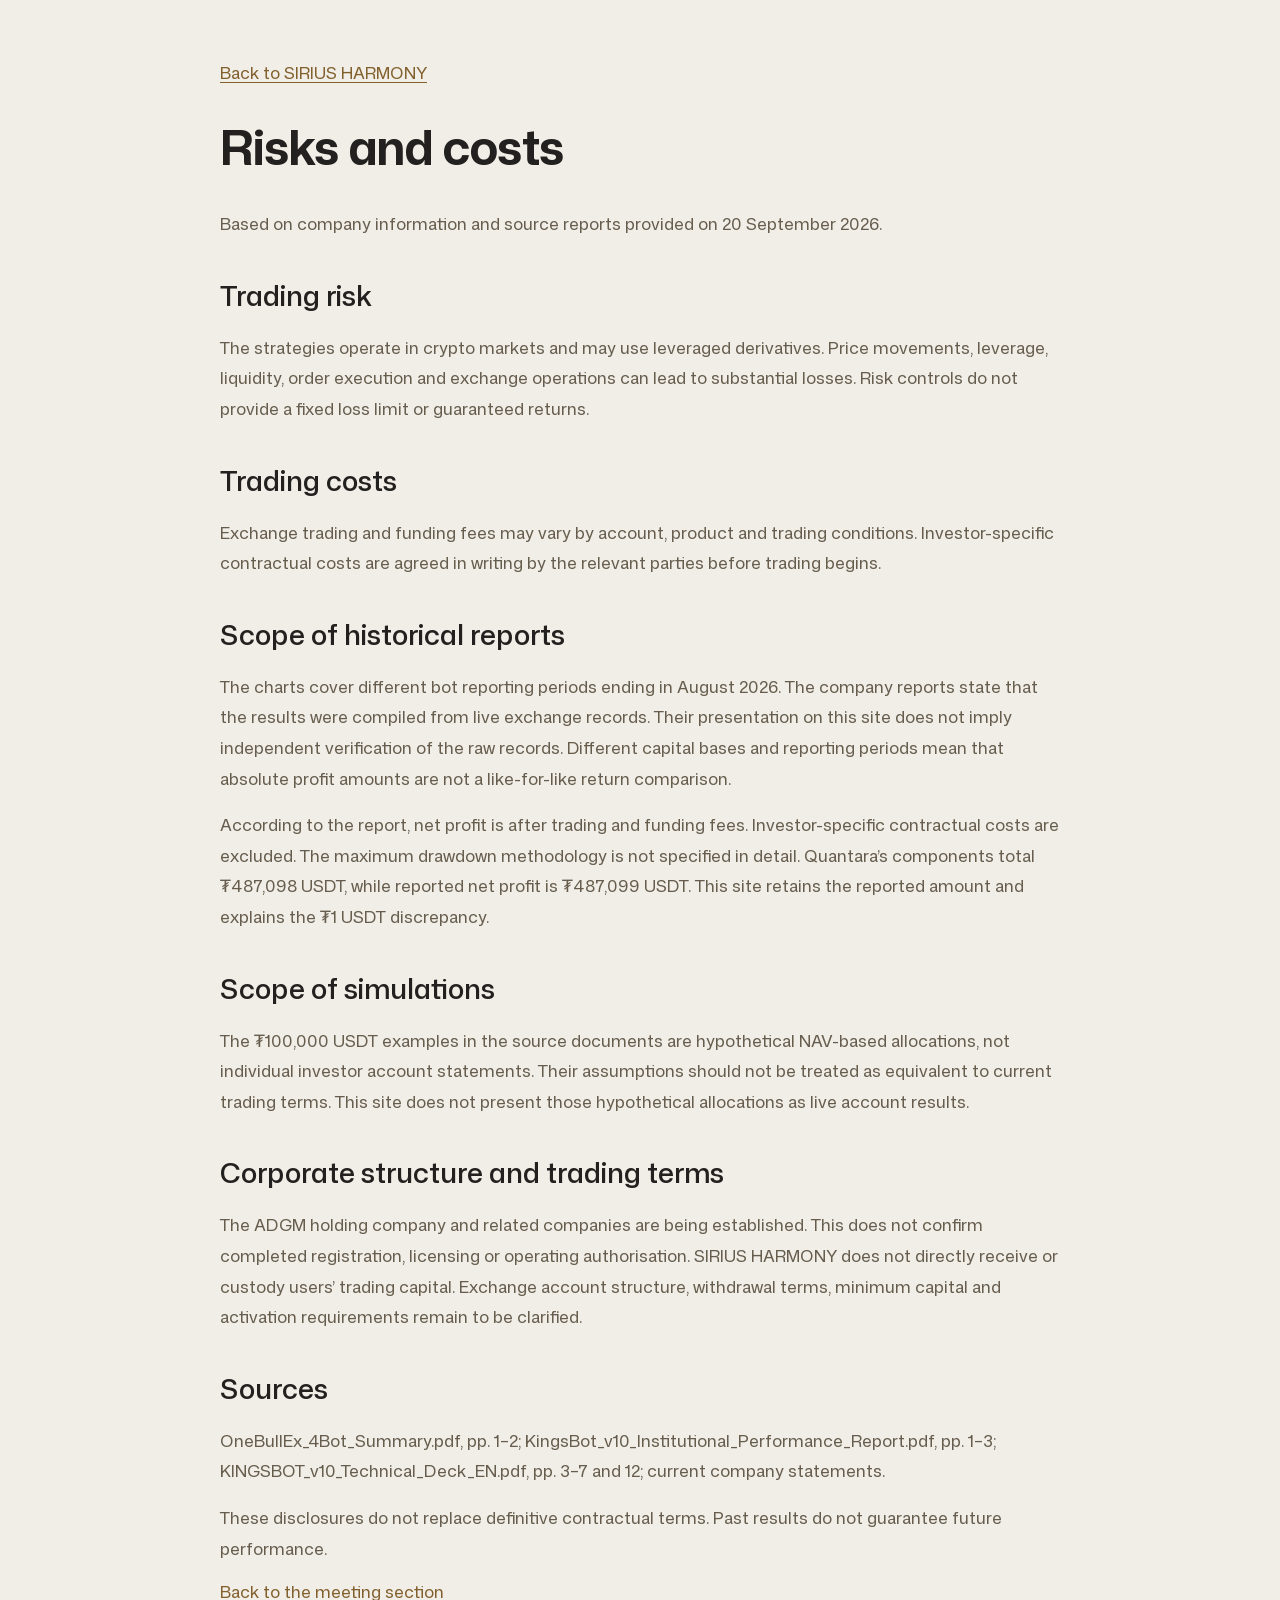
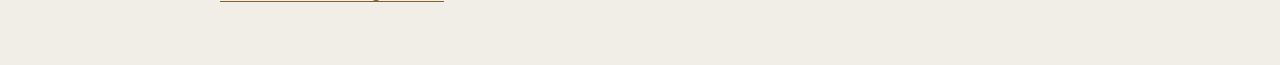
<file: risks-and-costs.html>
<!doctype html><html lang="en"><head><meta charset="utf-8"><meta name="viewport" content="width=device-width,initial-scale=1"><title>Risks and costs | SIRIUS HARMONY</title><style>
@font-face{font-family:Mona;src:url(assets/MonaSans.woff2);font-weight:200 900;font-stretch:75% 125%}*{box-sizing:border-box}html{background:#161616}body{margin:0;font:17px/1.5 Mona,Arial,sans-serif;color:#22211f}button,a{font:inherit}button{cursor:pointer}button:focus-visible,a:focus-visible{outline:3px solid #8f6728;outline-offset:5px}button:disabled{cursor:default}h1,h2,p{margin:0}.shell{display:grid;grid-template-columns:270px 1fr;min-height:100vh;background:#f1eee7}.brand{background:#151515;color:#eee9df;min-height:100%;padding:44px 39px 34px;display:flex;flex-direction:column;border-radius:0 42px 42px 0;position:relative;z-index:2}.logo{width:164px;height:180px;align-self:center;object-fit:contain;margin-bottom:90px}.brand h2{font-size:24px;line-height:1.4;font-weight:450;letter-spacing:-.025em;margin-bottom:26px}.brand .description{font-size:15px;line-height:1.75;color:#bcb6aa}.layers{margin-top:46px;display:flex;flex-direction:column;gap:20px;font-size:15px;color:#c6a15b}.layers span{display:flex;gap:12px;align-items:center}.layers i{width:5px;height:5px;border-radius:50%;background:#c6a15b;flex-shrink:0}.brand .bottom{margin-top:auto;padding-top:80px;font-size:12px;line-height:1.75;color:#a8a197}.brand .domain{display:block;margin-top:17px;font-size:14px;color:#d6c4a1}.main{padding:40px 64px 28px;min-width:0;max-width:1600px}.top{display:flex;justify-content:space-between;align-items:center;margin-bottom:57px;gap:20px}.mark{font-size:16px;letter-spacing:-.015em;display:flex;align-items:center;gap:12px}.mark b{font-weight:520}.mark span{color:#777168}.sourcebutton{border:0;background:transparent;color:#504c45;padding:10px 0;font-size:14px;border-bottom:1px solid #c8c0b1}.intro{display:flex;align-items:end;justify-content:space-between;gap:50px}.intro h1{font-size:clamp(45px,4.5vw,78px);line-height:1.06;letter-spacing:-.035em;font-weight:430;font-variation-settings:'wdth' 108,'opsz' 72;max-width:760px}.intro p{font-size:16px;line-height:1.65;width:245px;flex-shrink:0;color:#635d52;margin-bottom:5px}.chart{margin-top:58px;position:relative}.chart-caption{font-size:13px;color:#69645a;display:flex;justify-content:space-between;margin-bottom:25px}.axis{display:grid;grid-template-columns:370px 1fr;align-items:center;margin-bottom:12px}.axis-title{font-size:12px;color:#81796b}.months{display:flex;justify-content:space-between;font-size:12px;color:#81796b;padding:0 4px;position:relative;height:20px}.months span{position:absolute;top:0}.strategy-row{display:grid;grid-template-columns:370px 1fr;gap:0;align-items:center;position:relative;width:100%;padding:0;min-height:76px;border:0;background:transparent;text-align:left;border-radius:16px;color:#252421}.name{padding-right:25px;font-size:26px;letter-spacing:-.025em;font-weight:470;line-height:1.12}.name small{display:block;font-size:12px;color:#777065;font-weight:400;letter-spacing:0;margin-top:3px}.plot{display:block;height:60px;position:relative;border-radius:18px}.period{position:absolute;left:var(--start);width:var(--width);top:32px;height:9px;background:#d7d2c8;border-radius:100px;transition:background-color 200ms ease-out,box-shadow 200ms ease-out;display:flex;align-items:center;padding:0 17px;white-space:nowrap;overflow:visible}.period span{position:absolute;top:-25px;left:0;font-size:12px;color:#5c5549;opacity:0;transition:opacity 200ms ease-out}.strategy-row[aria-pressed=true] .period{background:#282721;box-shadow:0 5px 12px #37302415}.strategy-row[aria-pressed=true] .period span{opacity:1;color:#645640}.strategy-row[aria-pressed=true] .name{font-weight:640}.strategy-row:hover .period{background:#b7ab91}.strategy-row[aria-pressed=true]:hover .period{background:#282721}.selection{margin-top:31px;display:grid;grid-template-columns:1.1fr 1fr;gap:45px;align-items:start;padding-top:30px;border-top:1px solid #d8d2c7}.selection .bot{font-size:13px;color:#756d5f;margin-bottom:8px}.selection h2{font-size:42px;font-weight:430;line-height:1.1;letter-spacing:-.045em}.selected-note{font-size:16px;color:#595448;line-height:1.65;max-width:450px}.selected-note .range{display:block;font-size:18px;color:#26241e;margin-bottom:5px;font-weight:500}.selected-note .note{font-size:13px;margin-top:13px;display:block;color:#797164}.foot{display:flex;justify-content:space-between;gap:30px;font-size:11px;color:#8c8273;margin-top:41px;line-height:1.5}.mobile-choice{display:none}dialog{max-width:670px;width:calc(100% - 40px);padding:40px;border:0;border-radius:26px;background:#f1eee7;color:#27241d;box-shadow:0 40px 100px #0004}dialog::backdrop{background:#1119;backdrop-filter:blur(4px)}dialog h2{font-size:29px;line-height:1.2;font-weight:500;margin:20px 0}dialog p{font-size:16px;line-height:1.6;margin-bottom:16px}dialog a{color:#725525;overflow-wrap:anywhere}dialog button{float:right;border:0;background:#ded7cb;border-radius:40px;padding:10px 20px}dialog .small{font-size:13px;color:#71685b}dialog li{margin:14px 0}a{text-decoration-thickness:1px;text-underline-offset:3px}@media(min-width:1600px){.shell{grid-template-columns:290px 1fr}.main{padding:48px 76px 34px}.top{margin-bottom:67px}.chart{margin-top:68px}.strategy-row{min-height:87px}.selection{margin-top:38px}.logo{width:177px;height:194px}.intro h1{font-size:78px}}@media(max-width:1150px){.shell{grid-template-columns:220px 1fr}.brand{padding:30px 26px}.logo{width:140px;height:154px}.main{padding:32px}.intro{display:block}.intro h1{font-size:58px}.intro p{width:100%;max-width:550px;margin-top:20px}.axis,.strategy-row{grid-template-columns:190px 1fr}.name{font-size:14px}.chart{margin-top:38px}.selection{gap:25px}.selection h2{font-size:34px}}@media(max-width:760px){.shell{display:block}.brand{border-radius:0 0 28px 28px;padding:19px 24px;display:grid;grid-template-columns:85px 1fr;gap:22px;min-height:0;align-items:center}.logo{width:80px;height:88px;margin:0}.brand h2{font-size:18px;margin:0}.brand .description,.layers,.brand .bottom{display:none}.main{padding:30px 24px}.top{margin-bottom:37px}.mark{font-size:13px;gap:8px}.sourcebutton{font-size:12px}.intro h1{font-size:46px;line-height:1.07}.intro p{font-size:16px;margin-top:22px}.chart{margin-top:35px}.chart-caption{font-size:11px;margin-bottom:23px;gap:20px;align-items:start}.chart-caption span:first-child{max-width:185px}.axis{display:none}.strategy-row{display:block;min-height:103px;margin-bottom:12px}.name{display:block;font-size:23px;padding:0}.name small{font-size:12px;margin-top:2px}.plot{height:42px}.period{height:6px;top:29px;padding:0 10px}.period span{font-size:10px;top:-19px}.selection{display:block;margin-top:20px;padding-top:24px}.selection h2{font-size:34px}.selected-note{margin-top:25px}.selected-note .range{font-size:17px}.foot{display:block;font-size:11px;margin-top:35px}.foot span{display:block;margin-top:14px}.strategy-row:focus-visible{outline-offset:4px}dialog{padding:27px}}@media(prefers-reduced-motion:reduce){.period,.period span{transition:none}}

.main{padding-top:32px}.top{margin-bottom:38px}.intro h1{font-size:65px}.intro p{font-size:15px;width:250px}.charts{margin-top:42px}.botnav{display:flex;gap:22px;flex-wrap:wrap;margin-bottom:34px}.botnav button{padding:9px 0;border:0;border-bottom:2px solid transparent;background:none;font-size:14px;letter-spacing:-.025em;color:#797164}.botnav button[aria-pressed=true]{border-color:#987239;color:#25211a;font-weight:600}.chartbar{display:flex;justify-content:space-between;align-items:start;gap:25px}.chartbar h2,.riskhead h2{font-size:22px;font-weight:530;letter-spacing:-.02em}.chartbar p{font-size:13px;color:#817766;margin-top:5px}.switch{border:0;background:#e2dcd0;padding:11px 17px;border-radius:40px;font-size:12px;color:#4d4639}.chartwrap svg,.riskchart svg,.periodview svg{width:100%;height:auto;display:block;overflow:visible}.chartwrap{margin-top:18px}.riskhead{display:flex;align-items:baseline;justify-content:space-between;gap:20px;margin-top:32px}.riskhead h2{font-size:19px}.riskhead p{font-size:12px;color:#817766}.riskchart{margin-top:10px}.method{font-size:12px;line-height:1.65;color:#766d5e;margin-top:12px;max-width:950px}.reconcile{font-size:12px;line-height:1.5;color:#6c5a3d;min-height:18px;margin-top:6px}.foot{margin-top:24px}.chartwrap [data-value]:focus-visible{outline:2px solid #987239;outline-offset:4px}.tip{position:fixed;z-index:20;background:#24221e;color:#f1eee7;padding:12px 16px;max-width:275px;border-radius:14px;font-size:13px;pointer-events:none;box-shadow:0 5px 25px #0002;line-height:1.55}.tip b{display:block;font-weight:550}.tip[hidden]{display:none}.riskchart [role=button]{cursor:pointer}.riskchart [role=button]:focus-visible{outline:2px solid #987239}.riskchart [role=button]:hover text{fill:#27221b}.charts svg text{font-family:Mona,Arial,sans-serif}.chartwrap text,.riskchart text,.periodview text{font-variant-numeric:tabular-nums}.scaleNote{color:#817766;font-size:12px}.periodview{margin-top:20px}.brand .bottom{padding-top:50px}.brand .logo{margin-bottom:75px}@media(min-width:1600px){.main{padding:36px 76px 28px}.top{margin-bottom:42px}.intro h1{font-size:70px}}@media(max-width:1150px){.intro h1{font-size:54px}.intro p{width:auto}.botnav{gap:12px 20px}.botnav button{font-size:12px}}@media(max-width:760px){.main{padding:27px 24px}.intro h1{font-size:43px}.intro p{font-size:16px}.top{margin-bottom:35px}.charts{margin-top:30px}.botnav{gap:10px 16px;margin-bottom:27px}.botnav button{font-size:12px;min-height:44px}.chartbar{display:block}.chartbar h2{font-size:22px}.chartbar p{font-size:12px}.switch{margin-top:14px;min-height:44px}.chartwrap,.riskchart,.periodview{overflow-x:auto;padding-bottom:12px}.chartwrap svg{min-width:680px}.riskchart svg{min-width:650px}.periodview svg{min-width:700px}.riskhead{display:block;margin-top:22px}.riskhead p{margin-top:7px}.method{font-size:12px}.brand .logo{margin-bottom:0}.chartwrap:after{content:'Scroll sideways to see the rest of the chart.';display:block;font-size:11px;color:#817766;margin-top:10px}.foot{font-size:11px}.reconcile{min-height:0}.tip{max-width:240px}}
.mobileValues,.mobileRisk{display:none}@media(max-width:760px){.mobileValues{display:grid;grid-template-columns:1fr 1fr;gap:20px 16px;margin:12px 0 22px}.mobileValues span{font-size:12px;color:#7a6e5b}.mobileValues b{display:block;font-size:18px;font-weight:500;color:#373024;margin-top:4px}.riskchart{display:none}.mobileRisk{display:block;margin-top:22px}.mobileRisk button{display:block;width:100%;text-align:left;background:none;border:0;padding:10px 0 15px;color:#5d5342;font-size:12px}.mobileRisk .mrhead{display:flex;justify-content:space-between;align-items:center;gap:10px}.mobileRisk b{font-size:16px;font-weight:500;white-space:nowrap}.mobileRisk .track{display:block;height:3px;background:#dfd7c9;position:relative;margin-top:14px}.mobileRisk .fill{display:block;height:3px;background:#ad9a77;position:relative}.mobileRisk .fill:after{content:'';position:absolute;right:-4px;top:-3px;width:9px;height:9px;border-radius:50%;background:#9c7d48}.mobileRisk button[aria-pressed=true]{color:#30271a}.mobileRisk button[aria-pressed=true] .fill{background:#8c6930}}

html{scroll-behavior:smooth;scroll-padding-top:30px}.brand{position:sticky;top:0;height:100vh;min-height:0;border-radius:0 34px 34px 0;padding-top:30px;padding-bottom:24px}.brand .logo{width:122px;height:134px;margin-bottom:27px}.brand h2{font-size:21px;margin-bottom:16px}.brand .description{font-size:14px}.brand .bottom{padding-top:25px;font-size:12px}.brand nav{display:flex;flex-direction:column;gap:6px;margin-top:28px}.brand nav a{color:#b9b1a2;text-decoration:none;font-size:14px;padding:7px 0}.brand nav a:hover,.brand nav a[aria-current=true]{color:#e6c992}.main{max-width:none}.menu-toggle{display:none}.skip{position:fixed;left:10px;top:-100px;background:#f1eee7;z-index:100;padding:15px;border-radius:15px;color:#151515}.skip:focus{top:10px}.evidence{font-size:13px;color:#766d5e;line-height:1.65;margin:20px 0 0;max-width:930px}.content-section{padding:85px 0 10px;scroll-margin-top:25px}.section-title{display:grid;grid-template-columns:180px 1fr;gap:35px;align-items:start}.section-title>span{font-size:14px;color:#8e7855;padding-top:10px}.section-title h2{font-size:clamp(30px,3.2vw,47px);letter-spacing:-.035em;line-height:1.15;font-weight:480;max-width:830px}.intro-copy{margin:34px 0 0 215px;display:grid;grid-template-columns:1fr 1fr;gap:40px;font-size:17px;line-height:1.7;color:#696050}.architecture{display:grid;grid-template-columns:1fr 1fr 1fr;gap:35px;margin-top:42px;padding:34px 0;border-top:1px solid #ddd4c5;border-bottom:1px solid #ddd4c5}.architecture article>span{font-size:13px;color:#9b7d47}.architecture h3,.risk-columns h3,.operating-model h3,.commercial h3{font-size:23px;font-weight:500;letter-spacing:-.02em;margin:12px 0}.architecture p,.risk-columns p,.operating-model p,.commercial p{font-size:16px;line-height:1.65;color:#746957}.source-note{font-size:12px;line-height:1.65;color:#887b66;margin-top:21px}.strategy-list{margin-top:36px}.strategy-list article{display:grid;grid-template-columns:1.2fr 1fr auto;gap:25px;align-items:center;padding:25px 0;border-bottom:1px solid #ddd5c8}.strategy-list h3{font-size:21px;font-weight:500;margin:0;letter-spacing:-.02em}.strategy-list p{color:#8c754e;font-size:15px;margin-top:5px}.strategy-list span{font-size:14px;color:#887b66}.strategy-list button{border:0;background:#e3dccf;border-radius:40px;padding:13px 17px;font-size:13px;color:#54452e;min-height:44px}.dark-section{background:#1b1b19;color:#f1eee7;border-radius:30px;margin-top:75px;padding:45px}.dark-section .section-title{grid-template-columns:145px 1fr}.dark-section .section-title>span{color:#bea578}.risk-columns{display:grid;grid-template-columns:1fr 1fr;gap:45px;margin-top:35px}.risk-columns p{color:#bab1a0}.risk-warning{margin-top:34px;font-size:17px;line-height:1.7;max-width:860px;color:#e1d3b9}.dark-section .source-note{color:#aaa08d}.text-link{display:inline-block;color:#c6a15b;margin-top:22px;text-decoration:none;border-bottom:1px solid #8e7855;font-size:15px}.operating-model{display:grid;grid-template-columns:1fr 82px 1fr 100px 1fr;align-items:center;gap:14px;margin-top:45px}.flow-label{font-size:11px;color:#8e7855;text-align:center;border-bottom:1px solid #af9970;padding-bottom:8px;position:relative}.flow-label:after{content:'›';position:absolute;right:-4px;bottom:-14px;font-size:22px}.flow-label.reverse:after{content:'‹';left:-4px;right:auto}.statement{font-size:21px;line-height:1.55;margin-top:30px;color:#6d5430}.commercial{display:grid;grid-template-columns:1fr 1fr;gap:55px;margin-top:40px;padding-top:30px;border-top:1px solid #ddd5c8}.commercial strong{font-size:48px;font-weight:450;letter-spacing:-.04em}.commercial a{color:#79603d;font-size:14px;display:inline-block;margin-top:15px}.formation{display:flex;flex-wrap:wrap;gap:15px;margin-top:36px}.formation span{font-size:14px;padding:13px 20px;background:#e6dfd1;border-radius:30px}.formation p{width:100%;font-size:12px;color:#887b66}.team-title{font-size:27px;font-weight:480;margin:40px 0 22px}.team{display:grid;grid-template-columns:repeat(3,1fr);gap:27px 35px}.team h4{font-size:19px;font-weight:500;margin:0}.team p{color:#8b734b;font-size:14px;margin-top:5px}.contact-copy{font-size:18px;line-height:1.7;max-width:770px;margin:30px 0}.contact-button{display:inline-block;background:#22231e;color:#eddec3;text-decoration:none;border-radius:40px;padding:16px 27px;font-size:16px}.foot{padding:45px 0 15px;flex-wrap:wrap;font-size:12px}.foot a{color:#7a6240}.tip{font-size:14px}.chart-caption{font-size:13px}dialog{max-height:85vh;overflow:auto}dialog .small{font-size:14px}dialog button{min-height:44px}.chartbar p,.method,.reconcile{font-size:14px}.riskhead p{font-size:13px}.botnav button{font-size:14px}.intro p{font-size:17px}.switch{font-size:14px;min-height:44px}
@media(max-width:1150px){.section-title{grid-template-columns:130px 1fr;gap:25px}.intro-copy{margin-left:155px;display:block}.intro-copy p+p{margin-top:22px}.strategy-list article{grid-template-columns:1fr auto}.strategy-list span{grid-row:2}.strategy-list button{grid-column:2;grid-row:1/3}.operating-model{grid-template-columns:1fr}.flow-label{width:130px;margin:5px 0}.team{grid-template-columns:1fr 1fr}.dark-section{padding:35px}.dark-section .section-title{grid-template-columns:1fr}.section-title h2{font-size:36px}}
@media(max-width:760px){html{scroll-padding-top:20px}.brand{position:relative;height:auto;min-height:0;border-radius:0 0 28px 28px;padding:18px 24px;grid-template-columns:75px 1fr auto;gap:18px}.brand .logo{width:74px;height:82px;margin:0}.brand h2{font-size:17px;margin:0}.brand .description,.brand .bottom{display:none}.brand nav{display:none;grid-column:1/-1;margin:0;padding-top:12px}.brand nav.open{display:flex}.brand nav a{padding:10px 0;font-size:16px}.menu-toggle{display:block;border:0;background:#34332d;color:#e1d3bb;padding:10px 12px;border-radius:20px;font-size:12px;min-height:44px}.intro p{font-size:16px}.content-section{padding-top:58px}.section-title{display:block}.section-title>span{display:block;font-size:14px;margin-bottom:16px}.section-title h2{font-size:31px}.intro-copy{margin:25px 0 0;display:block;font-size:16px}.architecture{display:block;margin-top:26px;padding:20px 0}.architecture article+article{margin-top:27px}.architecture h3{font-size:22px}.strategy-list article{gap:14px;padding:22px 0}.strategy-list h3{font-size:17px}.strategy-list span{font-size:12px}.strategy-list button{font-size:12px;padding:12px}.dark-section{margin-top:48px;padding:27px 23px}.risk-columns,.commercial{display:block}.risk-columns article+article,.commercial>div+div{margin-top:30px}.operating-model{margin-top:25px}.team{grid-template-columns:1fr;gap:23px}.team h4{font-size:20px}.formation{gap:10px}.formation span{font-size:13px}.commercial{margin-top:27px}.contact-copy{font-size:16px}.source-note{font-size:12px}.foot{padding-top:30px}.chartbar p{font-size:13px}.method,.reconcile{font-size:13px}}
@media(prefers-reduced-motion:reduce){html{scroll-behavior:auto}}
body{background:#f1eee7}.legal{overflow-wrap:anywhere;max-width:900px;padding:60px 30px;margin:auto}.legal h1{font-size:48px;line-height:1.1;margin:35px 0}.legal h2{font-size:28px;font-weight:500;margin:35px 0 15px}.legal p{font-size:17px;line-height:1.8;margin:16px 0;color:#665d4e}.legal a{color:#82602d}@media(max-width:600px){.legal{padding:35px 24px}.legal h1{font-size:36px}}</style><link rel="icon" href="assets/logo.svg" type="image/svg+xml"></head><body><main class="legal"><a href="index.html">Back to SIRIUS HARMONY</a><h1>Risks and costs</h1><p>Based on company information and source reports provided on 20 September 2026.</p><h2>Trading risk</h2><p>The strategies operate in crypto markets and may use leveraged derivatives. Price movements, leverage, liquidity, order execution and exchange operations can lead to substantial losses. Risk controls do not provide a fixed loss limit or guaranteed returns.</p><h2>Trading costs</h2><p>Exchange trading and funding fees may vary by account, product and trading conditions. Investor-specific contractual costs are agreed in writing by the relevant parties before trading begins.</p><h2>Scope of historical reports</h2><p>The charts cover different bot reporting periods ending in August 2026. The company reports state that the results were compiled from live exchange records. Their presentation on this site does not imply independent verification of the raw records. Different capital bases and reporting periods mean that absolute profit amounts are not a like-for-like return comparison.</p><p>According to the report, net profit is after trading and funding fees. Investor-specific contractual costs are excluded. The maximum drawdown methodology is not specified in detail. Quantara’s components total ₮487,098 USDT, while reported net profit is ₮487,099 USDT. This site retains the reported amount and explains the ₮1 USDT discrepancy.</p><h2>Scope of simulations</h2><p>The ₮100,000 USDT examples in the source documents are hypothetical NAV-based allocations, not individual investor account statements. Their assumptions should not be treated as equivalent to current trading terms. This site does not present those hypothetical allocations as live account results.</p><h2>Corporate structure and trading terms</h2><p>The ADGM holding company and related companies are being established. This does not confirm completed registration, licensing or operating authorisation. SIRIUS HARMONY does not directly receive or custody users’ trading capital. Exchange account structure, withdrawal terms, minimum capital and activation requirements remain to be clarified.</p><h2>Sources</h2><p>OneBullEx_4Bot_Summary.pdf, pp. 1–2; KingsBot_v10_Institutional_Performance_Report.pdf, pp. 1–3; KINGSBOT_v10_Technical_Deck_EN.pdf, pp. 3–7 and 12; current company statements.</p><p>These disclosures do not replace definitive contractual terms. Past results do not guarantee future performance.</p><a href="index.html#meeting">Back to the meeting section</a></main></body></html>
</file>
<file: assets/visual-v12/director.css>
.siriusharmony-film{--film-ink:#f1eee7;--film-gold:#d4b783;--film-muted:#bcbab0;color:var(--film-ink);background:#111311;border-radius:28px;overflow:hidden;margin:40px 0}.film-stage{position:relative;aspect-ratio:16/10;isolation:isolate;overflow:hidden;background:#111311}.film-shot{position:absolute;inset:0;opacity:0;visibility:hidden;transition:opacity 1.2s ease,visibility 1.2s;overflow:hidden}.film-shot.is-active{opacity:1;visibility:visible}.film-camera{position:absolute;inset:-2%;transform-origin:68% 48%;overflow:hidden}.film-camera img{position:absolute;inset:0;width:100%;height:100%;object-fit:cover;object-position:center}.film-focus{opacity:0;mask-image:radial-gradient(ellipse 48% 75% at 75% 50%,#000 10%,transparent 90%);pointer-events:none}.film-shade{position:absolute;inset:0;background:linear-gradient(90deg,rgba(10,13,11,.91) 0%,rgba(10,13,11,.7) 20%,rgba(10,13,11,.23) 50%,rgba(10,13,11,0) 80%),linear-gradient(0deg,rgba(10,13,11,.65),transparent 30%)}.film-copy{position:absolute;z-index:1;left:5.5%;top:12%;width:55%;max-width:600px}.film-copy>span{display:block;color:var(--film-gold);font-size:11px;letter-spacing:.13em;margin-bottom:40px}.film-copy h3{font-size:clamp(34px,4.25vw,66px);line-height:1.05;font-weight:430;letter-spacing:-.04em;margin:0 0 26px;text-wrap:balance}.film-copy p{font-size:clamp(15px,1.35vw,20px);line-height:1.65;max-width:360px;color:#d3d2c7;margin:0}.film-disclosure{position:absolute;left:5.5%;bottom:6%;font-size:10px;color:#c1bfae;z-index:2}.film-pause{position:absolute;right:5%;bottom:5%;z-index:5;border:1px solid #c6bda860;border-radius:30px;background:#10141077;color:var(--film-ink);padding:10px 18px;font-family:inherit;font-size:12px;cursor:pointer;backdrop-filter:blur(8px)}.film-navigation{display:grid;grid-template-columns:repeat(3,1fr);gap:24px;padding:26px 5.5% 0}.film-navigation button{position:relative;display:flex;gap:12px;align-items:center;border:0;background:none;color:#8f958b;padding:0 0 20px;text-align:left;font-family:inherit;font-size:14px;cursor:pointer}.film-navigation button span{color:#8f958b;font-size:11px}.film-navigation button[aria-pressed=true]{color:#e6ddc8}.film-navigation button i{position:absolute;left:0;bottom:0;width:100%;height:1px;background:#42473f}.film-navigation button i:after{content:'';position:absolute;left:0;top:0;width:var(--progress,0%);height:2px;background:var(--film-gold)}.film-context{padding:25px 5.5% 30px;max-width:920px;min-height:162px}.film-context p{font-size:15px;line-height:1.8;color:#bfc2b5;margin:0 0 12px}.film-context small{font-size:11px;line-height:1.6;color:#949c8c;display:block}@media(max-width:760px){.siriusharmony-film{margin:30px 0;border-radius:24px}.film-stage{aspect-ratio:4/5}.film-camera img{object-position:63% center}.film-shade{background:linear-gradient(0deg,#0a0d0bee 0%,#0a0d0b99 45%,transparent 88%)}.film-copy{left:7%;top:auto;bottom:18%;width:85%;max-width:none}.film-copy>span{font-size:9px;margin-bottom:19px}.film-copy h3{font-size:39px;margin-bottom:16px}.film-copy p{font-size:14px;line-height:1.55;max-width:285px}.film-navigation{gap:14px;padding-top:23px}.film-navigation button{display:block;font-size:12px;line-height:1.5}.film-navigation button span{display:block;margin-bottom:8px}.film-context{padding-top:20px;min-height:216px}.film-context p{font-size:14px}.film-context small{font-size:10px}.film-disclosure{left:7%;bottom:6%;font-size:9px}.film-pause{font-size:11px;padding:9px 14px}}@media(prefers-reduced-motion:reduce){.film-shot,.film-shot *{animation:none!important;transition:none!important}.film-copy>*{opacity:1;filter:none;transform:none}.film-focus{opacity:.5}}

.siriusharmony-film[data-visible="false"] *,.slide[aria-hidden="true"] .siriusharmony-film *,body.paused .siriusharmony-film *,body.motion-off .siriusharmony-film *{animation-play-state:paused!important}

.film-navigation[hidden]{display:none}.film-shot .film-copy>*{opacity:1;filter:none;transform:none}.film-shot.is-active .film-camera{animation-duration:9s;animation-fill-mode:both;animation-timing-function:ease-out}.film-shot[data-scene-id="cover"].is-active .film-camera{animation-name:tape-arc;transform-origin:74% 66%}.film-shot[data-scene-id="book"].is-active .film-camera{animation-name:depth-pull}.film-shot[data-scene-id="signals"].is-active .film-camera{animation-name:pattern-focus}.film-shot[data-scene-id="execution"].is-active .film-camera{animation-name:match-slide}.film-shot[data-scene-id="closing"].is-active .film-camera{animation-name:four-rise}.film-shot[data-scene-id="web-liquidity"].is-active .film-camera{animation-name:contour-pan}.film-shot[data-scene-id="web-patterns"].is-active .film-camera{animation-name:strip-turn}.film-shot[data-scene-id="web-routing"].is-active .film-camera{animation-name:route-follow}.film-shot[data-scene-id="web-instruction"].is-active .film-camera{animation-name:ledger-track}
@keyframes tape-arc{from{transform:scale(1.1) rotate(-2deg) translateY(1.5%)}to{transform:scale(1.06) rotate(.4deg) translateY(-.5%)}}
@keyframes depth-pull{from{transform:scale(1.15) translate(1.8%,1%)}to{transform:scale(1.025) translate(0,0)}}
@keyframes pattern-focus{0%{transform:scale(1.08);filter:blur(4px) saturate(.25)}35%{filter:blur(0) saturate(.45)}100%{transform:scale(1.04);filter:blur(0) saturate(1)}}
@keyframes match-slide{0%{transform:scale(1.08) translateX(-2%);filter:brightness(.85)}60%{filter:brightness(1.08)}100%{transform:scale(1.04) translateX(1%);filter:brightness(1)}}
@keyframes four-rise{from{transform:scale(1.06) translateY(2.2%);filter:brightness(.7)}to{transform:scale(1.06) translateY(-1%);filter:brightness(1.05)}}
@keyframes contour-pan{from{transform:scale(1.065) translateY(-2%)}to{transform:scale(1.065) translateY(2%)}}
@keyframes strip-turn{0%{transform:perspective(1400px) rotateY(-4deg) scale(1.08);filter:contrast(.75)}100%{transform:perspective(1400px) rotateY(0) scale(1.04);filter:contrast(1.03)}}
@keyframes route-follow{0%{transform:scale(1.16) translate(-3%,2%)}38%{transform:scale(1.105) translate(-1.3%,.6%)}100%{transform:scale(1.03) translate(1%,-.4%)}}
@keyframes ledger-track{0%{transform:scale(1.065) translateX(2%);filter:brightness(.9)}100%{transform:scale(1.065) translateX(-2%);filter:brightness(1.04)}}
[data-scene-id="web-patterns"].is-active .film-focus{animation:pattern-reveal 9s ease-out both;mask-image:linear-gradient(90deg,transparent 30%,#000 70%)}@keyframes pattern-reveal{0%,20%{opacity:0;clip-path:inset(70% 0 0 0)}55%,100%{opacity:.65;clip-path:inset(0 0 0 0)}}
[data-scene-id="web-routing"].is-active .film-focus{animation:route-light 9s ease-in-out both;mask-image:radial-gradient(ellipse at center,#000,transparent 60%);mask-size:45% 70%;mask-repeat:no-repeat;filter:brightness(1.15)}@keyframes route-light{0%{opacity:0;mask-position:20% 80%}25%{opacity:.7}75%,100%{opacity:.25;mask-position:100% 20%}}
[data-scene-id="cover"].is-active .film-copy h3{animation:cover-words 1.6s both}@keyframes cover-words{from{opacity:0;letter-spacing:-.02em}to{opacity:1;letter-spacing:-.04em}}
[data-scene-id="closing"].is-active .film-copy h3{animation:closing-words 2s .2s both}@keyframes closing-words{from{opacity:0;transform:translateY(7px)}to{opacity:1;transform:translateY(0)}}
.siriusharmony-film.is-paused *,.siriusharmony-film[data-visible="false"] *,.slide[aria-hidden="true"] .siriusharmony-film *,body.paused .siriusharmony-film *,body.motion-off .siriusharmony-film *{animation-play-state:paused!important}
@media(prefers-reduced-motion:reduce){.film-shot,.film-shot *{animation:none!important;transition:none!important}}
</file>
<file: assets/instagram/reels.css>
/* Instagram previews: local posters only; no video, embed or new script. */
.instagram-copy,.reel-grid,.instagram-footer{margin-left:215px;max-width:620px}
.instagram-copy{margin-top:24px;color:#696050;line-height:1.7;font-size:17px}
.reel-grid{display:grid;grid-template-columns:repeat(2,minmax(0,1fr));gap:24px;margin-top:30px}
.reel-card{display:block;min-width:0;color:inherit;text-decoration:none}
.reel-poster{display:block;position:relative;overflow:hidden;border-radius:18px;background:#151515;aspect-ratio:941/1672}
.reel-poster img{display:block;width:100%;height:100%;object-fit:contain}
.reel-play{position:absolute;top:50%;left:50%;transform:translate(-50%,-50%);display:grid;place-items:center;width:96px;height:96px;border:1px solid #ffffffb3;border-radius:50%;background:rgba(255,255,255,.18);color:#fff;transition:background .2s ease;pointer-events:none}
.reel-play svg{width:36px;height:36px;margin-left:5px}
.reel-card:hover .reel-play,.reel-card:focus-visible .reel-play{background:rgba(255,255,255,.28)}
.reel-card:active .reel-play{background:rgba(255,255,255,.34)}
.reel-card h3{font-size:19px;font-weight:500;line-height:1.4;letter-spacing:-.02em;margin:16px 0 0}
.reel-link-label{display:flex;align-items:center;justify-content:space-between;gap:12px;min-height:44px;color:#76572c;font-size:14px;border-bottom:1px solid #d1c7b5}
.reel-card:hover .reel-link-label{color:#22211f;border-color:#987239}
.reel-card:focus-visible{outline:3px solid #8f6728;outline-offset:6px;border-radius:18px}
.instagram-footer{margin-top:30px}
.instagram-follow{display:inline-flex;align-items:center;gap:18px;min-height:48px;padding:14px 22px;border-radius:30px;background:#22231e;color:#eddec3;text-decoration:none;font-size:15px;line-height:1.4}
.instagram-follow:hover{background:#36352c}
.instagram-logo{width:26px;height:26px;flex-shrink:0}
.instagram-follow:focus-visible{outline:3px solid #8f6728;outline-offset:4px}
.instagram-footer .source-note{max-width:590px;margin-top:20px;color:#746957}
@media(max-width:1150px){.instagram-copy,.reel-grid,.instagram-footer{margin-left:155px}}
@media(max-width:900px){.instagram-copy,.reel-grid,.instagram-footer{margin-left:0}}
@media(max-width:760px){.instagram-copy{font-size:16px;margin-top:22px}.reel-grid{grid-template-columns:1fr;max-width:360px;gap:28px;margin-top:26px}.reel-play{width:88px;height:88px}.reel-card h3{font-size:20px}.instagram-footer{margin-top:28px}.instagram-follow{max-width:100%;font-size:14px;padding:14px 18px;gap:12px}.instagram-footer .source-note{font-size:12px}}
@media(prefers-reduced-motion:reduce){.reel-play{transition:none}}
</file>
